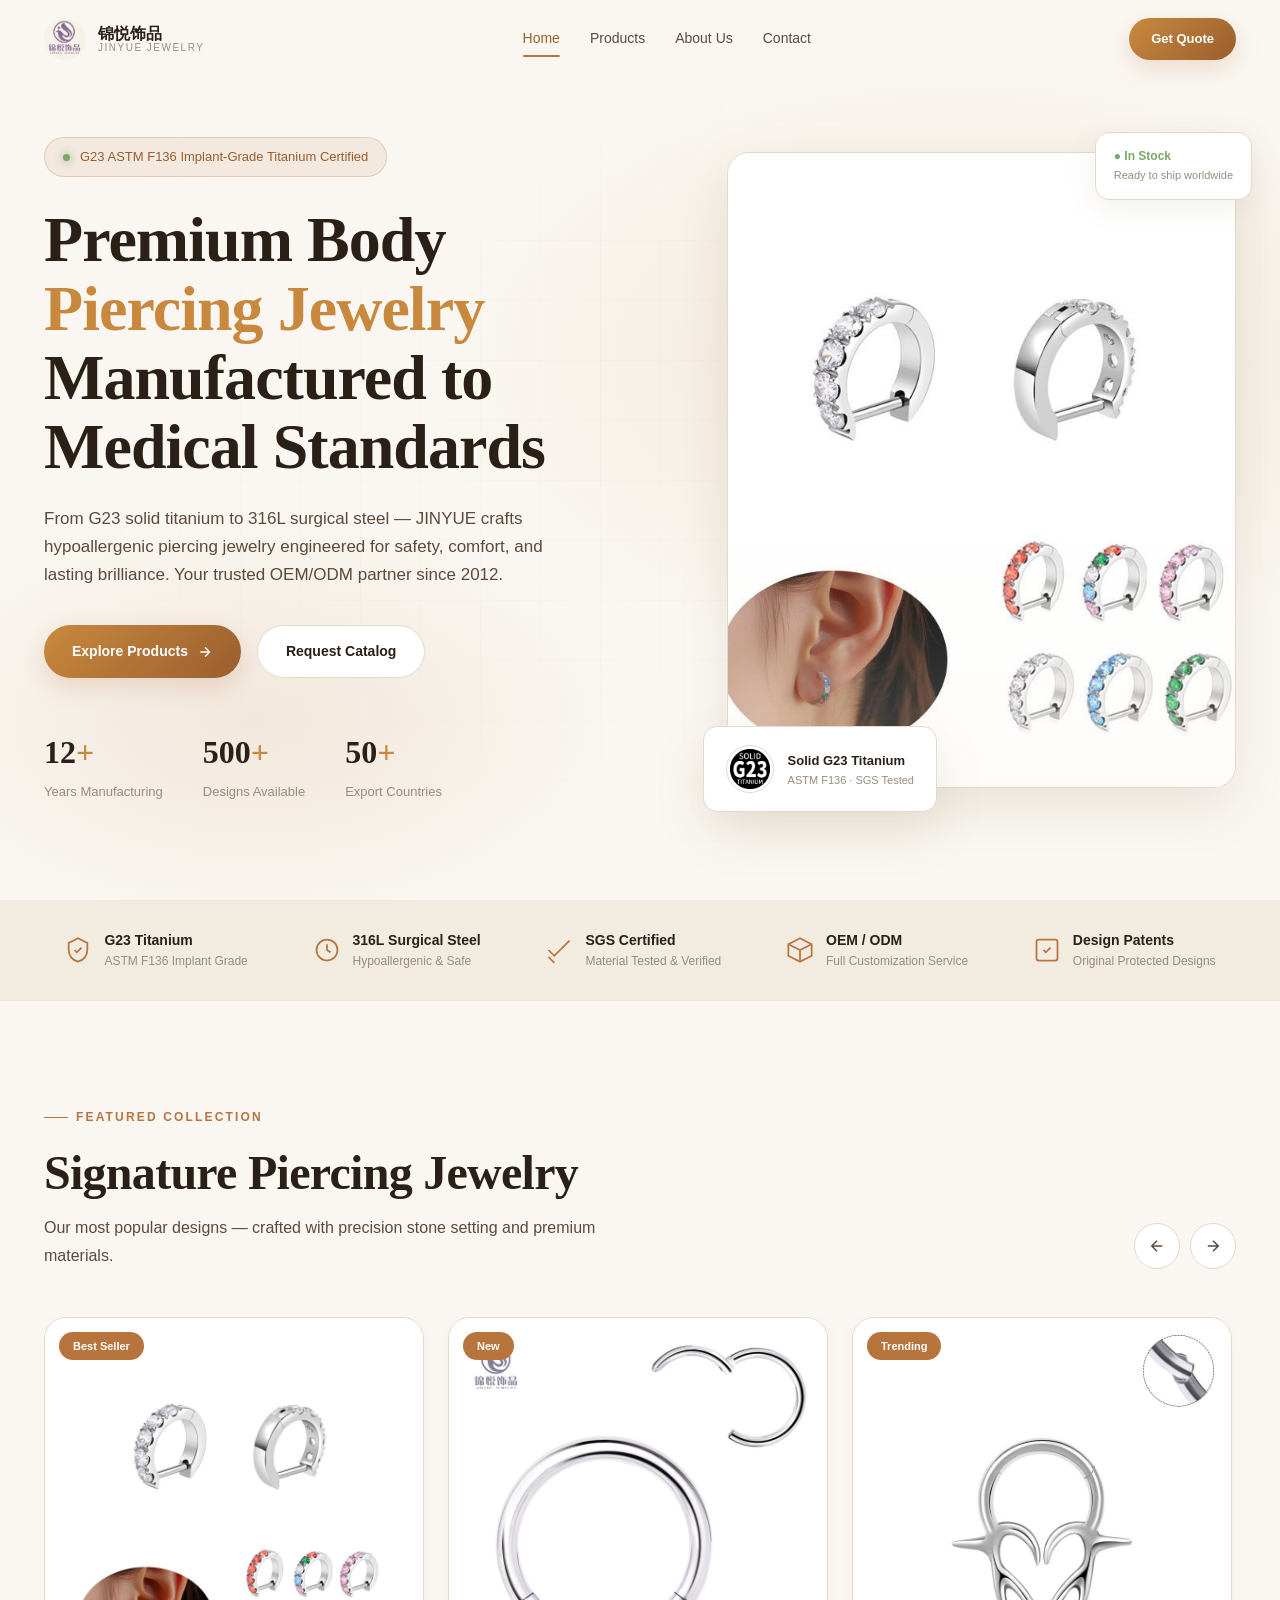
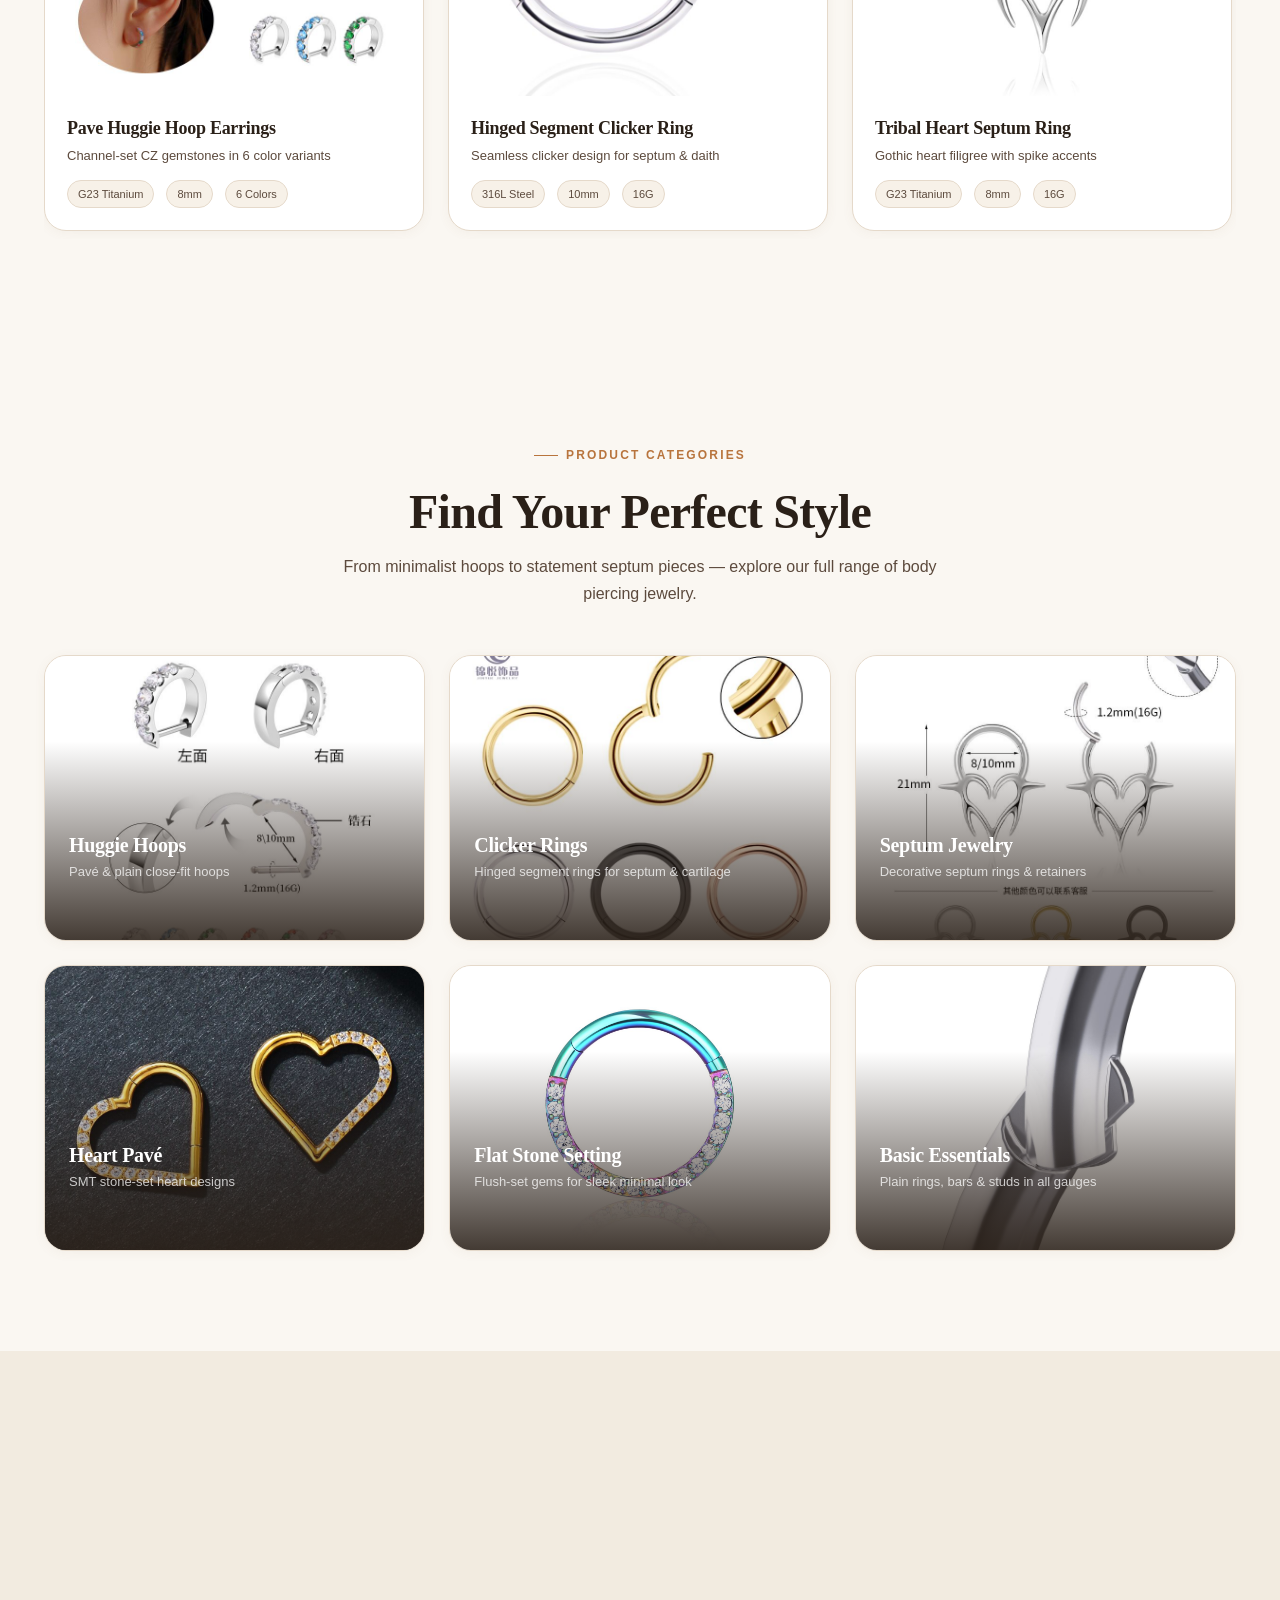
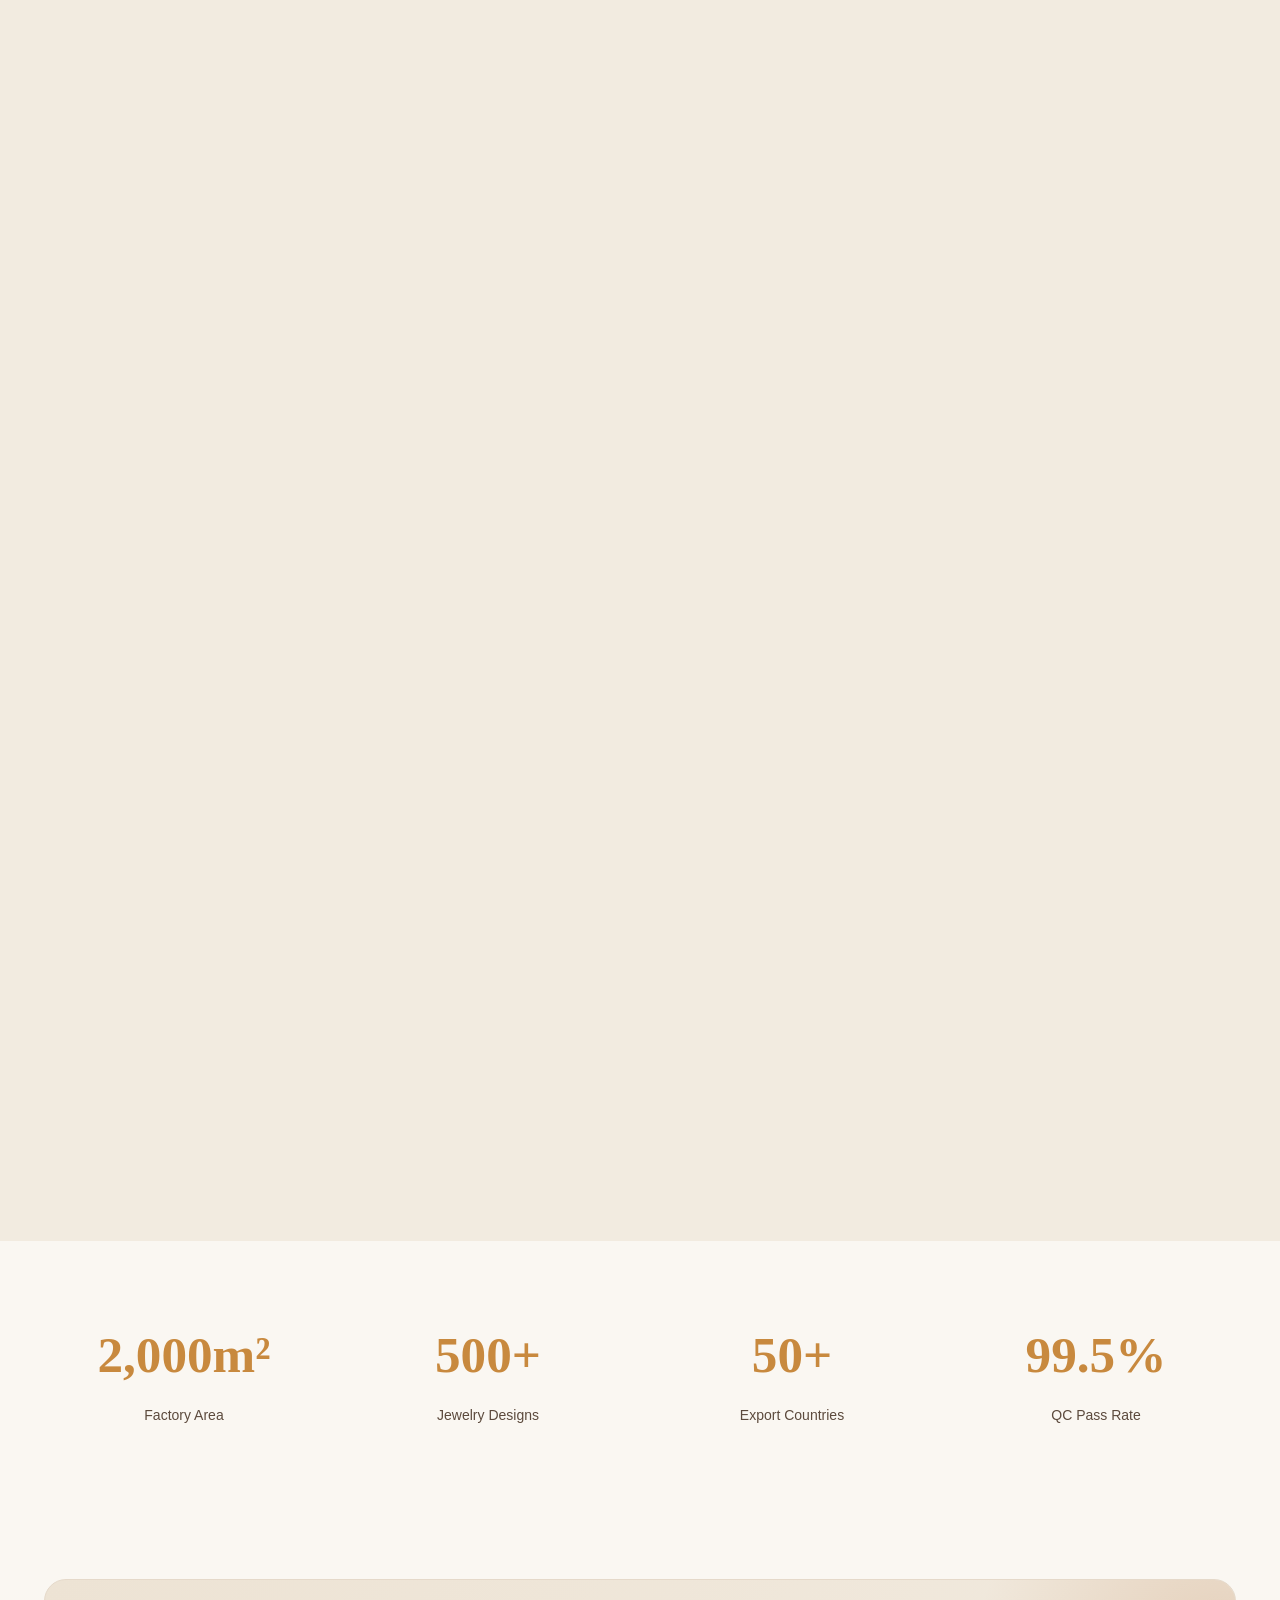
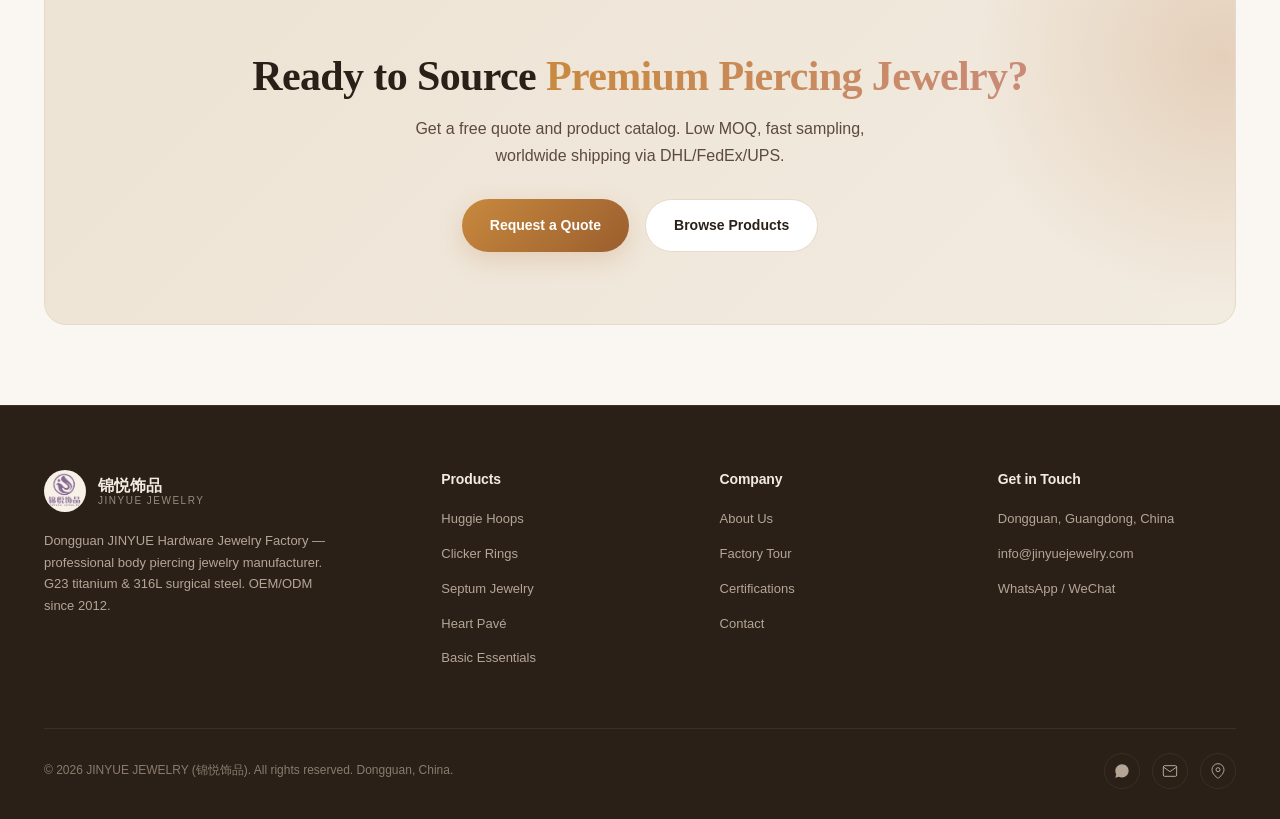
<file: index.html>
<!DOCTYPE html>
<html lang="en">
<head>
<meta charset="UTF-8">
<meta name="viewport" content="width=device-width, initial-scale=1.0">
<title>JINYUE JEWELRY — G23 Implant-Grade Titanium Body Piercing Jewelry Manufacturer</title>
<meta name="description" content="JINYUE JEWELRY (锦悦饰品) is a professional body piercing jewelry manufacturer in Dongguan, China. Specializing in G23 ASTM F136 implant-grade titanium and 316L surgical steel piercing jewelry. OEM/ODM, SGS certified.">
<meta name="keywords" content="body piercing jewelry, G23 titanium, implant grade, ASTM F136, 316L surgical steel, piercing manufacturer, OEM piercing jewelry, Dongguan jewelry factory, JINYUE, 锦悦饰品">
<meta name="robots" content="index, follow">
<link rel="canonical" href="https://lyj202307.github.io/jinyuejewelry/">
<meta property="og:title" content="JINYUE JEWELRY — G23 Implant-Grade Titanium Body Piercing Jewelry Manufacturer">
<meta property="og:description" content="Professional body piercing jewelry manufacturer in Dongguan. G23 ASTM F136 titanium, 316L steel, OEM/ODM, SGS certified. Worldwide shipping.">
<meta property="og:image" content="https://lyj202307.github.io/jinyuejewelry/assets/logo/jinyue-logo.png">
<meta property="og:url" content="https://lyj202307.github.io/jinyuejewelry/">
<meta property="og:type" content="website">
<meta name="twitter:card" content="summary_large_image">
<script type="application/ld+json">
{
  "@context": "https://schema.org",
  "@type": "Organization",
  "name": "JINYUE JEWELRY",
  "alternateName": "锦悦饰品",
  "url": "https://lyj202307.github.io/jinyuejewelry/",
  "logo": "https://lyj202307.github.io/jinyuejewelry/assets/logo/jinyue-logo.png",
  "description": "Professional body piercing jewelry manufacturer. G23 ASTM F136 titanium, 316L surgical steel, OEM/ODM.",
  "address": { "@type": "PostalAddress", "addressLocality": "Dongguan", "addressRegion": "Guangdong", "addressCountry": "CN" },
  "contactPoint": { "@type": "ContactPoint", "contactType": "sales", "email": "info@jinyuejewelry.com" },
  "sameAs": []
}
</script>
<link rel="icon" href="assets/logo/g23-titanium-badge.png">
<link rel="stylesheet" href="css/style.css">
</head>
<body>

<!-- ===== Header ===== -->
<header class="site-header">
  <div class="container header-inner">
    <a href="index.html" class="logo-wrap">
      <img src="assets/logo/jinyue-logo.png" alt="JINYUE Jewelry" class="logo-img">
      <div class="logo-text">
        <span class="cn">锦悦饰品</span>
        <span class="en">JINYUE JEWELRY</span>
      </div>
    </a>
    <nav class="main-nav">
      <a href="index.html" class="active">Home</a>
      <a href="products.html">Products</a>
      <a href="about.html">About Us</a>
      <a href="contact.html">Contact</a>
    </nav>
    <div class="header-cta">
      <a href="contact.html" class="btn btn-primary">Get Quote</a>
      <div class="mobile-toggle"><span></span><span></span><span></span></div>
    </div>
  </div>
</header>

<!-- ===== Hero ===== -->
<section class="hero">
  <div class="hero-bg"></div>
  <div class="hero-grid"></div>
  <div class="container hero-inner">
    <div class="hero-content">
      <div class="hero-badge">
        <span class="dot"></span>
        G23 ASTM F136 Implant-Grade Titanium Certified
      </div>
      <h1>Premium Body <span class="accent">Piercing Jewelry</span><br>Manufactured to Medical Standards</h1>
      <p class="hero-desc">From G23 solid titanium to 316L surgical steel — JINYUE crafts hypoallergenic piercing jewelry engineered for safety, comfort, and lasting brilliance. Your trusted OEM/ODM partner since 2012.</p>
      <div class="hero-actions">
        <a href="products.html" class="btn btn-primary">
          Explore Products
          <svg width="16" height="16" viewBox="0 0 24 24" fill="none" stroke="currentColor" stroke-width="2"><path d="M5 12h14M12 5l7 7-7 7"/></svg>
        </a>
        <a href="contact.html" class="btn btn-outline">Request Catalog</a>
      </div>
      <div class="hero-stats">
        <div class="hero-stat">
          <div class="num">12<span>+</span></div>
          <div class="label">Years Manufacturing</div>
        </div>
        <div class="hero-stat">
          <div class="num">500<span>+</span></div>
          <div class="label">Designs Available</div>
        </div>
        <div class="hero-stat">
          <div class="num">50<span>+</span></div>
          <div class="label">Export Countries</div>
        </div>
      </div>
    </div>
    <div class="hero-visual">
      <div class="hero-img-main">
        <img src="assets/products/carousel/p1-1.jpg" alt="Huggie hoop piercing earrings with pave gemstones">
      </div>
      <div class="hero-float-card">
        <div class="badge-icon">
          <img src="assets/logo/g23-titanium-badge.png" alt="G23 Titanium">
        </div>
        <div>
          <div class="ft">Solid G23 Titanium</div>
          <div class="fs">ASTM F136 · SGS Tested</div>
        </div>
      </div>
      <div class="hero-float-card-2">
        <div class="ft">● In Stock</div>
        <div class="fs">Ready to ship worldwide</div>
      </div>
    </div>
  </div>
</section>

<!-- ===== Trust Bar ===== -->
<section class="trust-bar">
  <div class="container">
    <div class="trust-items">
      <div class="trust-item">
        <svg viewBox="0 0 24 24" fill="none" stroke="currentColor" stroke-width="1.5"><path d="M12 2L4 6v6c0 5 3.5 9 8 10 4.5-1 8-5 8-10V6l-8-4z"/><path d="M9 12l2 2 4-4"/></svg>
        <div><div class="t">G23 Titanium</div><div class="s">ASTM F136 Implant Grade</div></div>
      </div>
      <div class="trust-item">
        <svg viewBox="0 0 24 24" fill="none" stroke="currentColor" stroke-width="1.5"><circle cx="12" cy="12" r="9"/><path d="M12 7v5l3 2"/></svg>
        <div><div class="t">316L Surgical Steel</div><div class="s">Hypoallergenic & Safe</div></div>
      </div>
      <div class="trust-item">
        <svg viewBox="0 0 24 24" fill="none" stroke="currentColor" stroke-width="1.5"><path d="M3 12l5 5L21 4"/><path d="M3 18l5 5"/></svg>
        <div><div class="t">SGS Certified</div><div class="s">Material Tested & Verified</div></div>
      </div>
      <div class="trust-item">
        <svg viewBox="0 0 24 24" fill="none" stroke="currentColor" stroke-width="1.5"><path d="M12 2L2 7v10l10 5 10-5V7L12 2z"/><path d="M2 7l10 5 10-5M12 22V12"/></svg>
        <div><div class="t">OEM / ODM</div><div class="s">Full Customization Service</div></div>
      </div>
      <div class="trust-item">
        <svg viewBox="0 0 24 24" fill="none" stroke="currentColor" stroke-width="1.5"><rect x="3" y="3" width="18" height="18" rx="2"/><path d="M9 12l2 2 4-4"/></svg>
        <div><div class="t">Design Patents</div><div class="s">Original Protected Designs</div></div>
      </div>
    </div>
  </div>
</section>

<!-- ===== Featured Products Carousel ===== -->
<section class="prod-carousel-section">
  <div class="container">
    <div class="carousel-head reveal">
      <div>
        <div class="eyebrow">Featured Collection</div>
        <h2 class="section-title">Signature Piercing Jewelry</h2>
        <p class="section-sub">Our most popular designs — crafted with precision stone setting and premium materials.</p>
      </div>
      <div class="carousel-nav">
        <button class="carousel-prev" aria-label="Previous">
          <svg width="18" height="18" viewBox="0 0 24 24" fill="none" stroke="currentColor" stroke-width="2"><path d="M19 12H5M12 19l-7-7 7-7"/></svg>
        </button>
        <button class="carousel-next" aria-label="Next">
          <svg width="18" height="18" viewBox="0 0 24 24" fill="none" stroke="currentColor" stroke-width="2"><path d="M5 12h14M12 5l7 7-7 7"/></svg>
        </button>
      </div>
    </div>
    <div class="carousel-track">
      <div class="carousel-card reveal">
        <div class="img-wrap">
          <span class="tag">Best Seller</span>
          <img src="assets/products/carousel/p1-1.jpg" alt="Pave Huggie Hoop Earrings">
        </div>
        <div class="info">
          <h3>Pave Huggie Hoop Earrings</h3>
          <p>Channel-set CZ gemstones in 6 color variants</p>
          <div class="meta"><span>G23 Titanium</span><span>8mm</span><span>6 Colors</span></div>
        </div>
      </div>
      <div class="carousel-card reveal">
        <div class="img-wrap">
          <span class="tag">New</span>
          <img src="assets/products/carousel/p2-1.jpg" alt="Hinged Segment Clicker Ring">
        </div>
        <div class="info">
          <h3>Hinged Segment Clicker Ring</h3>
          <p>Seamless clicker design for septum & daith</p>
          <div class="meta"><span>316L Steel</span><span>10mm</span><span>16G</span></div>
        </div>
      </div>
      <div class="carousel-card reveal">
        <div class="img-wrap">
          <span class="tag">Trending</span>
          <img src="assets/products/carousel/p3-1.jpg" alt="Tribal Heart Septum Ring">
        </div>
        <div class="info">
          <h3>Tribal Heart Septum Ring</h3>
          <p>Gothic heart filigree with spike accents</p>
          <div class="meta"><span>G23 Titanium</span><span>8mm</span><span>16G</span></div>
        </div>
      </div>
      <div class="carousel-card reveal">
        <div class="img-wrap">
          <span class="tag">Premium</span>
          <img src="assets/products/heart/1-爱心 (3).jpg" alt="Heart Pavé Stud Earrings">
        </div>
        <div class="info">
          <h3>Heart Pavé Stud Earrings</h3>
          <p>Heart-shaped SMT pave setting, gold & silver</p>
          <div class="meta"><span>925 Silver</span><span>14×12mm</span><span>AAA CZ</span></div>
        </div>
      </div>
      <div class="carousel-card reveal">
        <div class="img-wrap">
          <span class="tag">Best Seller</span>
          <img src="assets/products/bee/5-中空镶钻.jpg" alt="Hollow Diamond Setting Hoop">
        </div>
        <div class="info">
          <h3>Hollow Diamond Setting Hoop</h3>
          <p>Air-set pave with brilliant light reflection</p>
          <div class="meta"><span>925 Silver</span><span>13mm</span><span>AAA CZ</span></div>
        </div>
      </div>
      <div class="carousel-card reveal">
        <div class="img-wrap">
          <span class="tag">Classic</span>
          <img src="assets/products/combo/1.jpg" alt="Basic Collection Combo">
        </div>
        <div class="info">
          <h3>Basic Collection Combo</h3>
          <p>Mixed gauge essentials for every piercing</p>
          <div class="meta"><span>316L Steel</span><span>Multi</span><span>Set</span></div>
        </div>
      </div>
    </div>
  </div>
</section>

<!-- ===== Categories ===== -->
<section class="section">
  <div class="container">
    <div class="reveal" style="text-align:center;margin-bottom:48px;">
      <div class="eyebrow" style="justify-content:center;">Product Categories</div>
      <h2 class="section-title">Find Your Perfect Style</h2>
      <p class="section-sub" style="margin:0 auto;">From minimalist hoops to statement septum pieces — explore our full range of body piercing jewelry.</p>
    </div>
    <div class="cat-grid">
      <a href="products.html" class="cat-card reveal">
        <img src="assets/products/carousel/p1-2.jpg" alt="Huggie Hoops">
        <div class="overlay">
          <h3>Huggie Hoops</h3>
          <p>Pavé & plain close-fit hoops</p>
          <span class="arrow">View Collection <svg width="14" height="14" viewBox="0 0 24 24" fill="none" stroke="currentColor" stroke-width="2"><path d="M5 12h14M12 5l7 7-7 7"/></svg></span>
        </div>
      </a>
      <a href="products.html" class="cat-card reveal">
        <img src="assets/products/carousel/p2-2.jpg" alt="Clicker Rings">
        <div class="overlay">
          <h3>Clicker Rings</h3>
          <p>Hinged segment rings for septum & cartilage</p>
          <span class="arrow">View Collection <svg width="14" height="14" viewBox="0 0 24 24" fill="none" stroke="currentColor" stroke-width="2"><path d="M5 12h14M12 5l7 7-7 7"/></svg></span>
        </div>
      </a>
      <a href="products.html" class="cat-card reveal">
        <img src="assets/products/carousel/p3-2.jpg" alt="Septum Jewelry">
        <div class="overlay">
          <h3>Septum Jewelry</h3>
          <p>Decorative septum rings & retainers</p>
          <span class="arrow">View Collection <svg width="14" height="14" viewBox="0 0 24 24" fill="none" stroke="currentColor" stroke-width="2"><path d="M5 12h14M12 5l7 7-7 7"/></svg></span>
        </div>
      </a>
      <a href="products.html" class="cat-card reveal">
        <img src="assets/products/heart/1-爱心 (4).jpg" alt="Heart Pavé">
        <div class="overlay">
          <h3>Heart Pavé</h3>
          <p>SMT stone-set heart designs</p>
          <span class="arrow">View Collection <svg width="14" height="14" viewBox="0 0 24 24" fill="none" stroke="currentColor" stroke-width="2"><path d="M5 12h14M12 5l7 7-7 7"/></svg></span>
        </div>
      </a>
      <a href="products.html" class="cat-card reveal">
        <img src="assets/products/flat/IMG_4566.jpg" alt="Flat Stone Setting">
        <div class="overlay">
          <h3>Flat Stone Setting</h3>
          <p>Flush-set gems for sleek minimal look</p>
          <span class="arrow">View Collection <svg width="14" height="14" viewBox="0 0 24 24" fill="none" stroke="currentColor" stroke-width="2"><path d="M5 12h14M12 5l7 7-7 7"/></svg></span>
        </div>
      </a>
      <a href="products.html" class="cat-card reveal">
        <img src="assets/products/basic/111.jpg" alt="Basic Essentials">
        <div class="overlay">
          <h3>Basic Essentials</h3>
          <p>Plain rings, bars & studs in all gauges</p>
          <span class="arrow">View Collection <svg width="14" height="14" viewBox="0 0 24 24" fill="none" stroke="currentColor" stroke-width="2"><path d="M5 12h14M12 5l7 7-7 7"/></svg></span>
        </div>
      </a>
    </div>
  </div>
</section>

<!-- ===== About Snippet ===== -->
<section class="section" style="background:var(--bg-2);">
  <div class="container">
    <div class="about-snippet">
      <div class="about-text reveal">
        <div class="eyebrow">— ABOUT JINYUE</div>
        <h2 class="about-title">Built on<br><span class="accent">Precision &amp; Trust</span></h2>
        <p class="about-intro">Specialized in body piercing jewelry for over a decade. Our 2,000m² integrated facility covers the full production chain — from raw material to finished product.</p>
        <div class="about-features">
          <div class="about-feature">
            <div class="ico"><svg viewBox="0 0 24 24" fill="none" stroke="currentColor" stroke-width="1.5"><path d="M12 2L4 6v6c0 5 3.5 9 8 10 4.5-1 8-5 8-10V6l-8-4z"/><path d="M9 12l2 2 4-4"/></svg></div>
            <div><h4>Medical-Grade</h4><p>G23 Titanium ASTM F136 &amp; 316L Steel</p></div>
          </div>
          <div class="about-feature">
            <div class="ico"><svg viewBox="0 0 24 24" fill="none" stroke="currentColor" stroke-width="1.5"><path d="M12 20l9-6-9-6-9 6 9 6z"/><path d="M12 20l9-6-9-6-9 6 9 6zM12 14v6"/></svg></div>
            <div><h4>In-House</h4><p>Full production line under one roof</p></div>
          </div>
          <div class="about-feature">
            <div class="ico"><svg viewBox="0 0 24 24" fill="none" stroke="currentColor" stroke-width="1.5"><circle cx="12" cy="12" r="10"/><path d="M8 12h8M12 8v8"/></svg></div>
            <div><h4>OEM / ODM</h4><p>Custom designs, low MOQ, global shipping</p></div>
          </div>
        </div>
        <a href="about.html" class="btn btn-outline about-btn">Learn More About Us</a>
      </div>
      <div class="about-imgs reveal">
        <div class="about-img-main">
          <img src="assets/factory/44.jpeg" alt="Production line">
        </div>
        <div class="about-img-side">
          <img src="assets/factory/2.jpeg" alt="CNC equipment">
          <img src="assets/factory/3.jpeg" alt="Surface finishing">
        </div>
      </div>
    </div>
  </div>
</section>

<!-- ===== Production Process ===== -->
<section class="process-section section">
  <div class="container">
    <div class="reveal" style="text-align:center;margin-bottom:20px;">
      <div class="eyebrow" style="justify-content:center;">Manufacturing Process</div>
      <h2 class="section-title">Crafted Step by Step</h2>
      <p class="section-sub" style="margin:0 auto;">Every piece passes through a rigorous multi-stage process — from raw titanium to mirror-polished jewelry.</p>
    </div>
    <div class="process-grid">
      <div class="process-card reveal">
        <div class="img-wrap"><img src="assets/process/2切割.jpg" alt="Cutting"></div>
        <div class="body">
          <div class="step">STEP 01</div>
          <h4>Precision Cutting</h4>
          <p>Raw G23 titanium and 316L steel bars are precision-cut to exact dimensions.</p>
        </div>
      </div>
      <div class="process-card reveal">
        <div class="img-wrap"><img src="assets/process/焊接.jpeg" alt="Welding"></div>
        <div class="body">
          <div class="step">STEP 02</div>
          <h4>Laser Welding</h4>
          <p>Hinge mechanisms and joints are laser-welded for seamless strength.</p>
        </div>
      </div>
      <div class="process-card reveal">
        <div class="img-wrap"><img src="assets/process/镶石.jpg" alt="Stone Setting"></div>
        <div class="body">
          <div class="step">STEP 03</div>
          <h4>Stone Setting</h4>
          <p>AAA cubic zirconia stones are hand-set using SMT and pave techniques.</p>
        </div>
      </div>
      <div class="process-card reveal">
        <div class="img-wrap"><img src="assets/process/抛光.jpeg" alt="Polishing"></div>
        <div class="body">
          <div class="step">STEP 04</div>
          <h4>Mirror Polishing</h4>
          <p>Multi-stage polishing achieves a flawless mirror finish, then QC inspected.</p>
        </div>
      </div>
    </div>
  </div>
</section>



<!-- ===== Stats Band ===== -->
<section class="stats-band">
  <div class="container">
    <div class="stats-grid">
      <div class="stat-item reveal">
        <div class="num">2,000m²</div>
        <div class="label">Factory Area</div>
      </div>
      <div class="stat-item reveal">
        <div class="num">500+</div>
        <div class="label">Jewelry Designs</div>
      </div>
      <div class="stat-item reveal">
        <div class="num">50+</div>
        <div class="label">Export Countries</div>
      </div>
      <div class="stat-item reveal">
        <div class="num">99.5%</div>
        <div class="label">QC Pass Rate</div>
      </div>
    </div>
  </div>
</section>

<!-- ===== CTA ===== -->
<section class="cta-section">
  <div class="container">
    <div class="cta-box reveal">
      <h2>Ready to Source <span class="text-gradient">Premium Piercing Jewelry?</span></h2>
      <p>Get a free quote and product catalog. Low MOQ, fast sampling, worldwide shipping via DHL/FedEx/UPS.</p>
      <div class="actions">
        <a href="contact.html" class="btn btn-primary">Request a Quote</a>
        <a href="products.html" class="btn btn-outline">Browse Products</a>
      </div>
    </div>
  </div>
</section>

<!-- ===== Footer ===== -->
<footer class="site-footer">
  <div class="container">
    <div class="footer-grid">
      <div class="footer-brand">
        <div class="logo-wrap">
          <img src="assets/logo/jinyue-logo.png" alt="JINYUE Jewelry" class="logo-img">
          <div class="logo-text"><span class="cn">锦悦饰品</span><span class="en">JINYUE JEWELRY</span></div>
        </div>
        <p>Dongguan JINYUE Hardware Jewelry Factory — professional body piercing jewelry manufacturer. G23 titanium & 316L surgical steel. OEM/ODM since 2012.</p>
      </div>
      <div class="footer-col">
        <h5>Products</h5>
        <ul>
          <li><a href="products.html">Huggie Hoops</a></li>
          <li><a href="products.html">Clicker Rings</a></li>
          <li><a href="products.html">Septum Jewelry</a></li>
          <li><a href="products.html">Heart Pavé</a></li>
          <li><a href="products.html">Basic Essentials</a></li>
        </ul>
      </div>
      <div class="footer-col">
        <h5>Company</h5>
        <ul>
          <li><a href="about.html">About Us</a></li>
          <li><a href="about.html">Factory Tour</a></li>
          <li><a href="about.html">Certifications</a></li>
          <li><a href="contact.html">Contact</a></li>
        </ul>
      </div>
      <div class="footer-col">
        <h5>Get in Touch</h5>
        <ul>
          <li><a href="contact.html">Dongguan, Guangdong, China</a></li>
          <li><a href="mailto:info@jinyuejewelry.com">info@jinyuejewelry.com</a></li>
          <li><a href="contact.html">WhatsApp / WeChat</a></li>
        </ul>
      </div>
    </div>
    <div class="footer-bottom">
      <p>© 2026 JINYUE JEWELRY (锦悦饰品). All rights reserved. Dongguan, China.</p>
      <div class="footer-social">
        <a href="contact.html" aria-label="WhatsApp"><svg viewBox="0 0 24 24" fill="currentColor"><path d="M12 2C6.5 2 2 6.5 2 12c0 1.8.5 3.5 1.3 5L2 22l5.2-1.4c1.4.8 3.1 1.2 4.8 1.2 5.5 0 10-4.5 10-10S17.5 2 12 2z"/></svg></a>
        <a href="contact.html" aria-label="Email"><svg viewBox="0 0 24 24" fill="none" stroke="currentColor" stroke-width="1.5"><rect x="2" y="4" width="20" height="16" rx="2"/><path d="M2 6l10 7 10-7"/></svg></a>
        <a href="contact.html" aria-label="Location"><svg viewBox="0 0 24 24" fill="none" stroke="currentColor" stroke-width="1.5"><path d="M21 10c0 7-9 13-9 13s-9-6-9-13a9 9 0 0118 0z"/><circle cx="12" cy="10" r="3"/></svg></a>
      </div>
    </div>
  </div>
</footer>

<script src="js/main.js"></script>
</body>
</html>
</file>
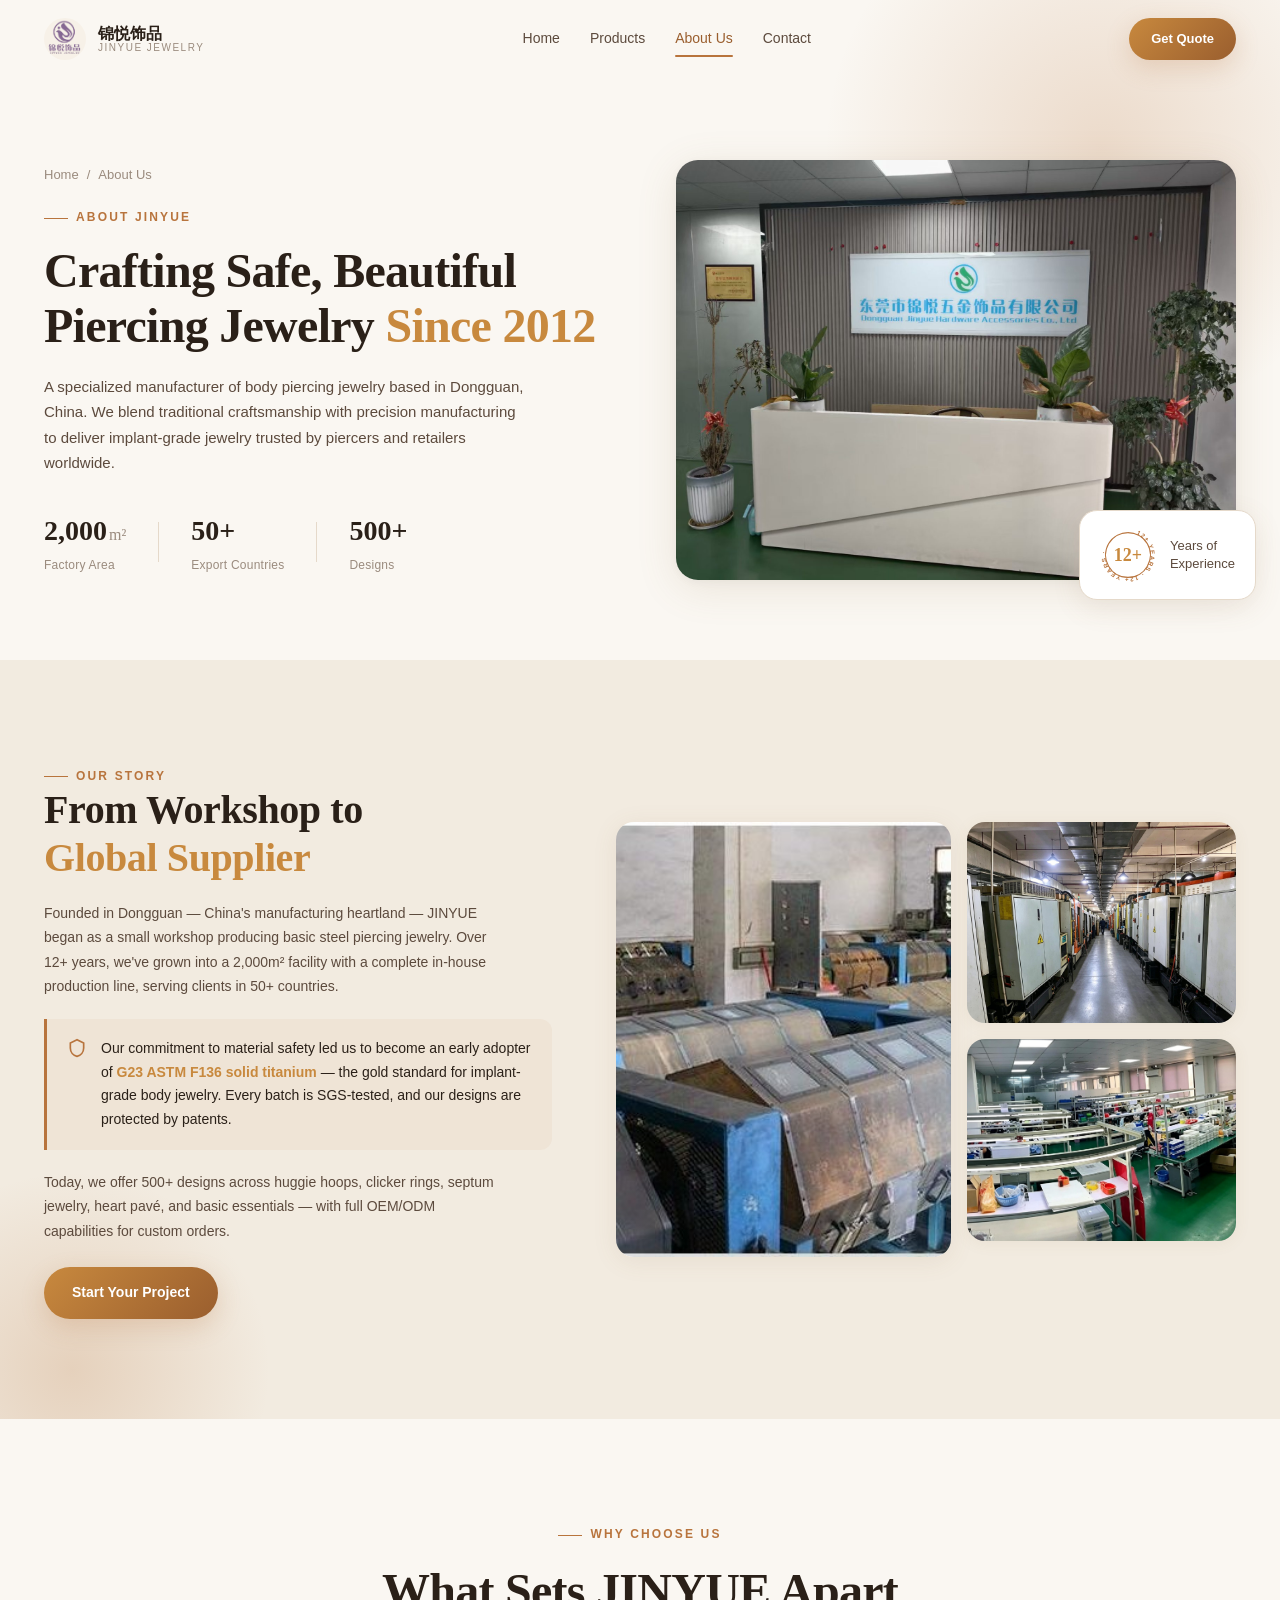
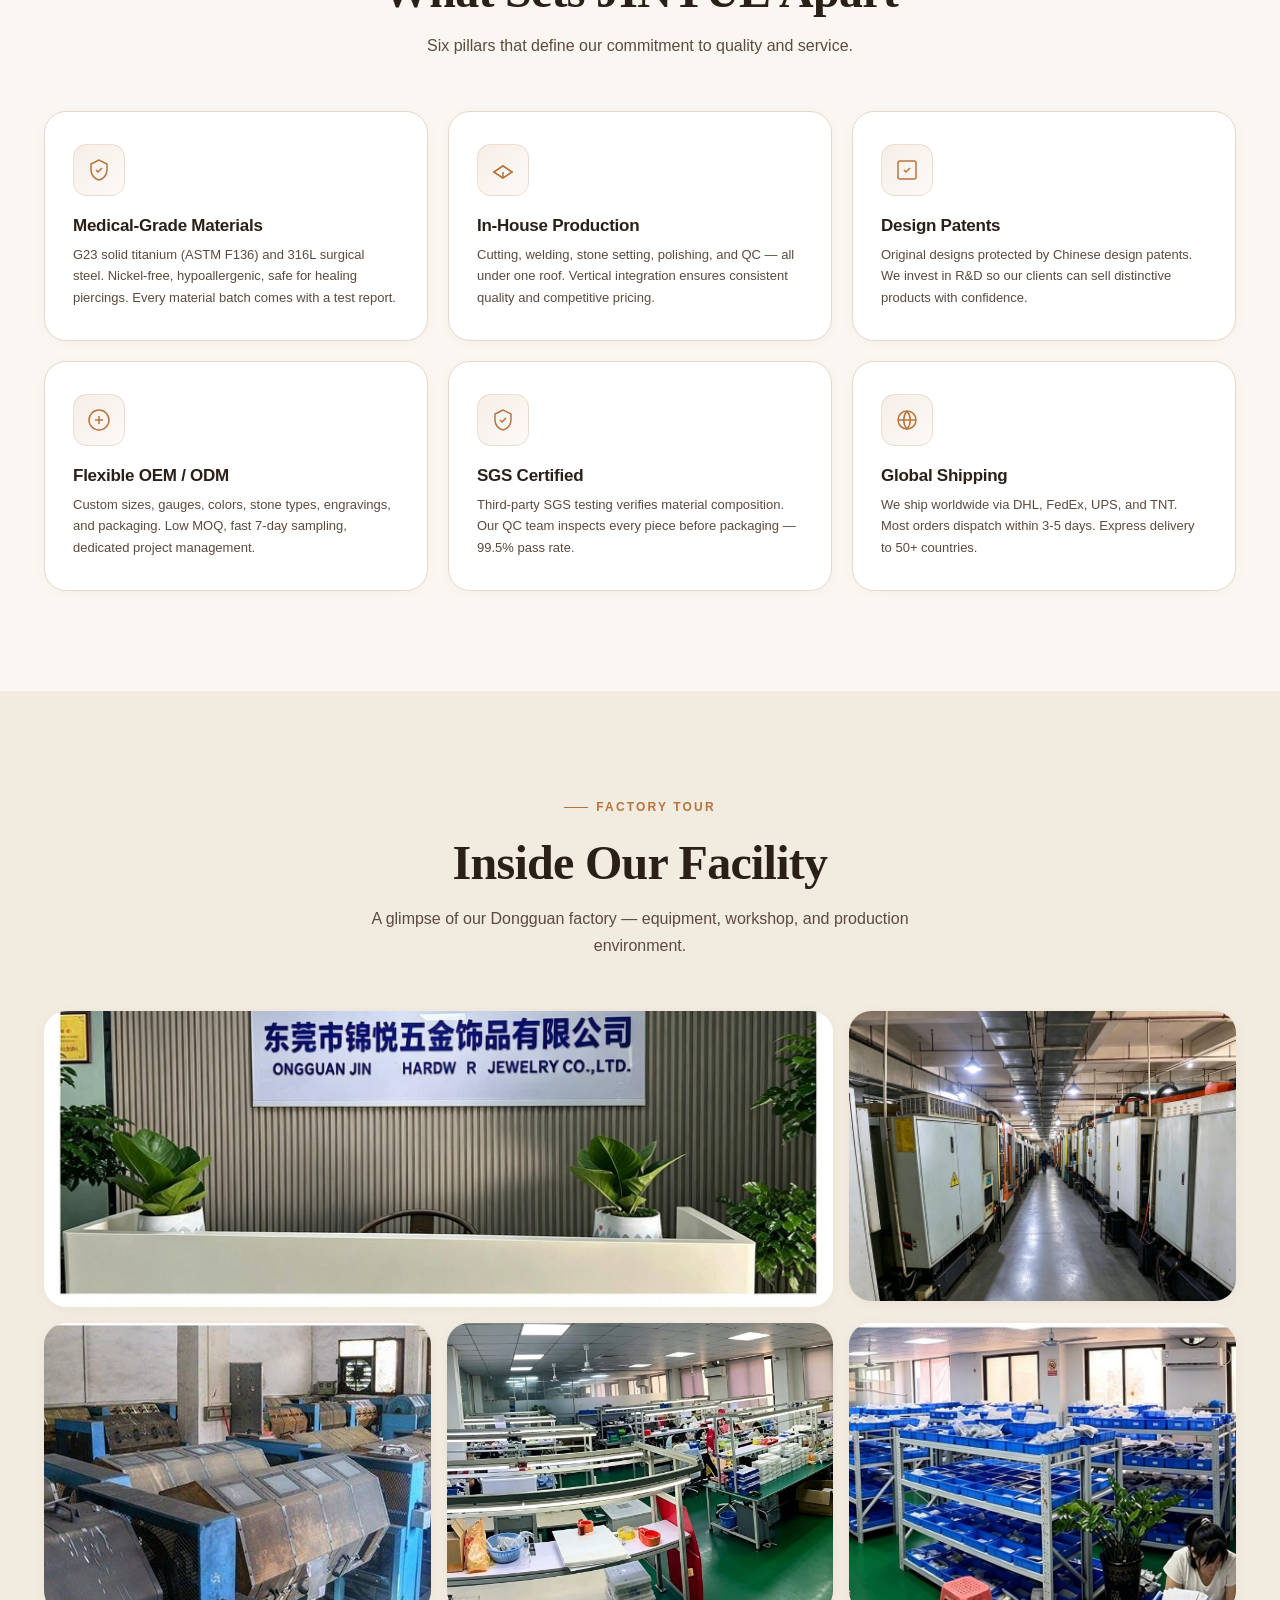
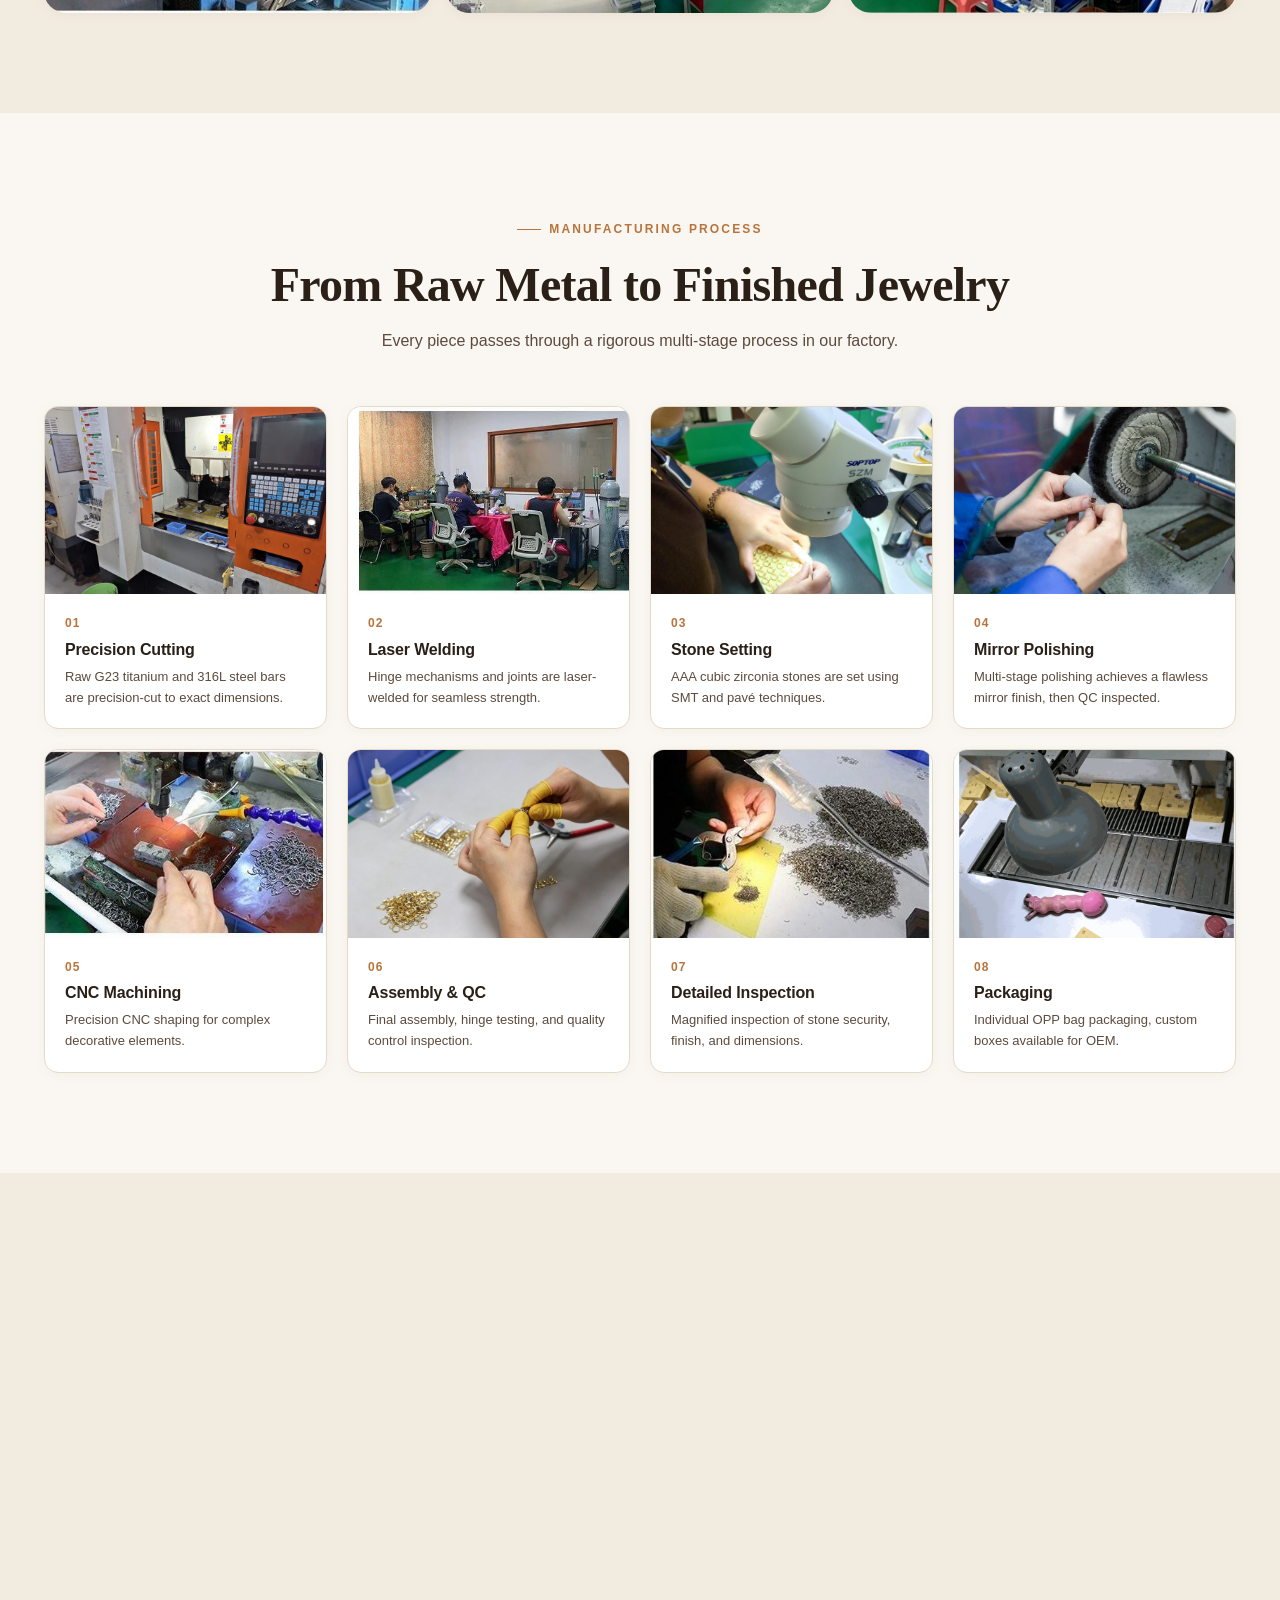
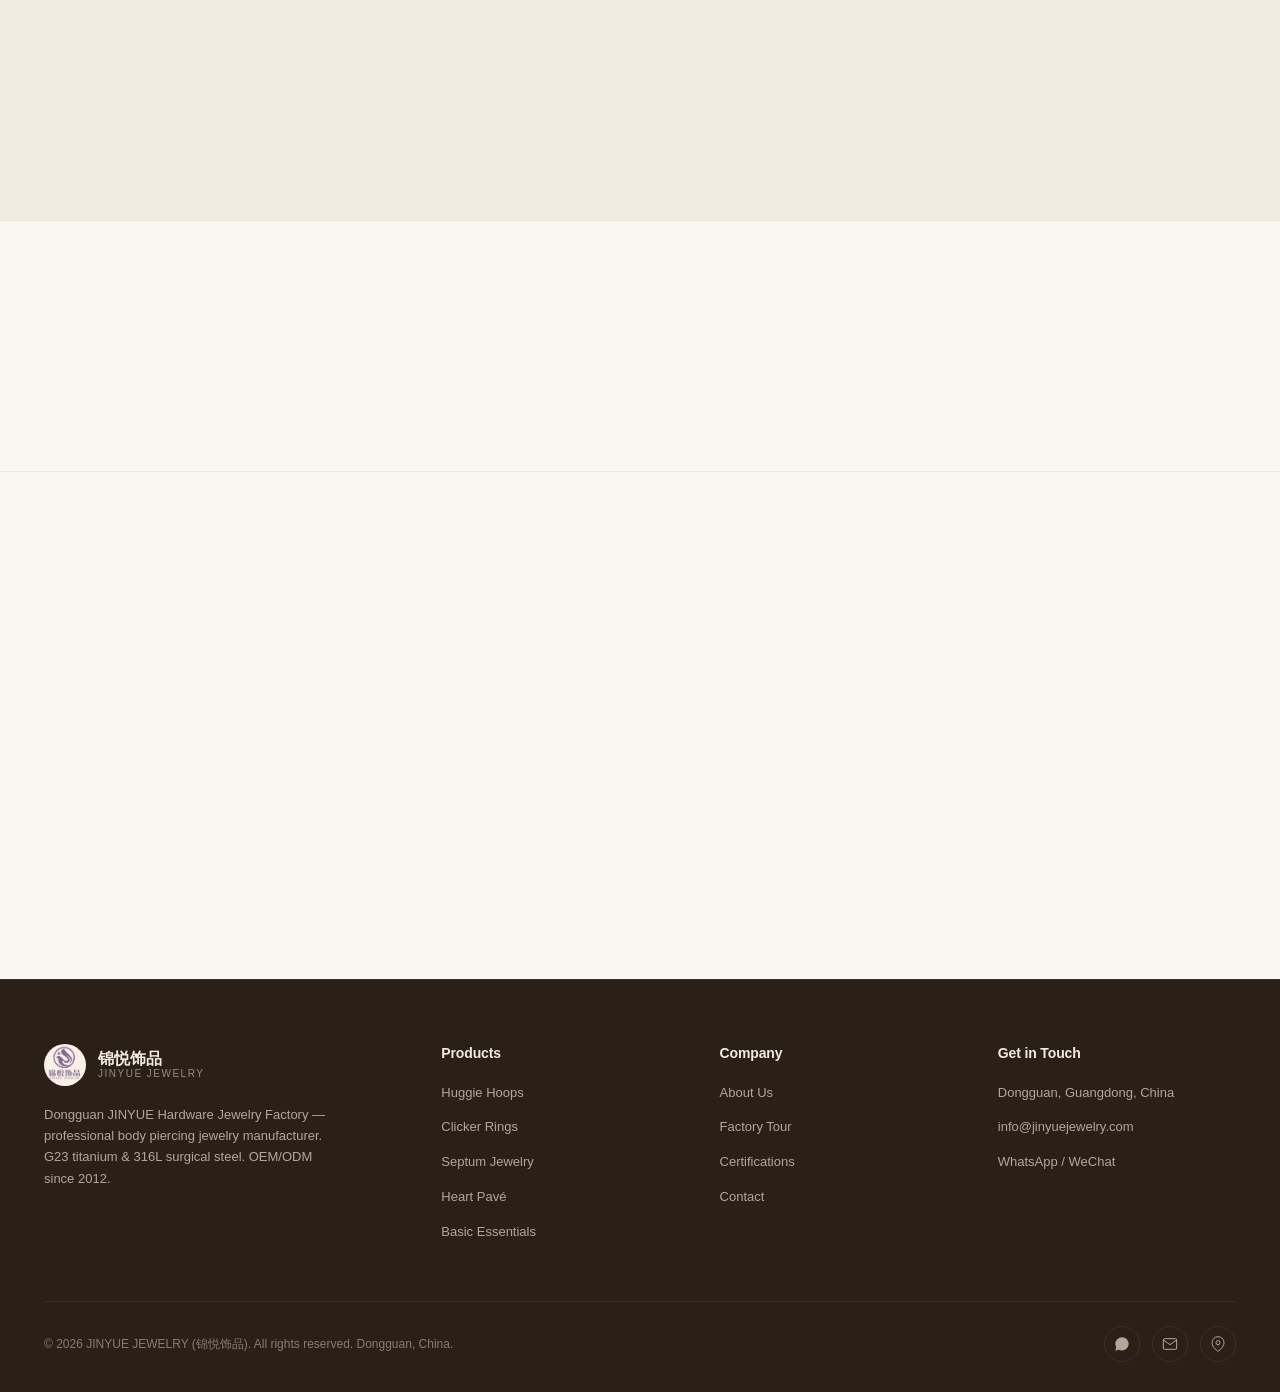
<file: about.html>
<!DOCTYPE html>
<html lang="en">
<head>
<meta charset="UTF-8">
<meta name="viewport" content="width=device-width, initial-scale=1.0">
<title>About Us — JINYUE JEWELRY | Dongguan Piercing Jewelry Factory</title>
<meta name="description" content="Learn about JINYUE JEWELRY (锦悦饰品) — a Dongguan-based body piercing jewelry manufacturer with 12+ years experience. G23 titanium, 316L steel, in-house production, SGS certified.">
<meta name="keywords" content="about JINYUE jewelry, body piercing manufacturer, Dongguan jewelry factory, G23 titanium, ASTM F136, piercing jewelry factory, OEM piercing">
<meta name="robots" content="index, follow">
<link rel="canonical" href="https://lyj202307.github.io/jinyuejewelry/about.html">
<meta property="og:title" content="About Us — JINYUE JEWELRY | Dongguan Piercing Jewelry Factory">
<meta property="og:description" content="12+ years of body piercing jewelry manufacturing. G23 ASTM F136 titanium, 316L steel, 2000m² factory, SGS certified. OEM/ODM.">
<meta property="og:image" content="https://lyj202307.github.io/jinyuejewelry/assets/factory/6d457dae1b81d13de2dfb72088a44763.jpg">
<meta property="og:url" content="https://lyj202307.github.io/jinyuejewelry/about.html">
<meta property="og:type" content="website">
<meta name="twitter:card" content="summary_large_image">
<link rel="icon" href="assets/logo/g23-titanium-badge.png">
<link rel="stylesheet" href="css/style.css">
</head>
<body>

<!-- Header -->
<header class="site-header">
  <div class="container header-inner">
    <a href="index.html" class="logo-wrap">
      <img src="assets/logo/jinyue-logo.png" alt="JINYUE Jewelry" class="logo-img">
      <div class="logo-text"><span class="cn">锦悦饰品</span><span class="en">JINYUE JEWELRY</span></div>
    </a>
    <nav class="main-nav">
      <a href="index.html">Home</a>
      <a href="products.html">Products</a>
      <a href="about.html" class="active">About Us</a>
      <a href="contact.html">Contact</a>
    </nav>
    <div class="header-cta">
      <a href="contact.html" class="btn btn-primary">Get Quote</a>
      <div class="mobile-toggle"><span></span><span></span><span></span></div>
    </div>
  </div>
</header>

<!-- ========== Hero ========== -->
<section class="about-hero">
  <div class="container">
    <div class="about-hero-grid">
      <div class="about-hero-text reveal">
        <div class="breadcrumb"><a href="index.html">Home</a><span>/</span>About Us</div>
        <div class="eyebrow">About JINYUE</div>
        <h1>Crafting Safe, Beautiful<br>Piercing Jewelry <span class="accent">Since&nbsp;2012</span></h1>
        <p class="about-hero-desc">A specialized manufacturer of body piercing jewelry based in Dongguan, China. We blend traditional craftsmanship with precision manufacturing to deliver implant-grade jewelry trusted by piercers and retailers worldwide.</p>
        <div class="about-hero-stats">
          <div class="ahs-item"><span class="ahs-num">2,000<span class="ahs-unit">m²</span></span><span class="ahs-label">Factory Area</span></div>
          <div class="ahs-divider"></div>
          <div class="ahs-item"><span class="ahs-num">50+</span><span class="ahs-label">Export Countries</span></div>
          <div class="ahs-divider"></div>
          <div class="ahs-item"><span class="ahs-num">500+</span><span class="ahs-label">Designs</span></div>
        </div>
      </div>
      <div class="about-hero-visual reveal">
        <div class="about-hero-img-wrap">
          <img src="assets/factory/6d457dae1b81d13de2dfb72088a44763.jpg" alt="JINYUE factory entrance">
        </div>
        <div class="about-hero-badge">
          <div class="badge-ring">
            <svg viewBox="0 0 100 100" class="badge-ring-svg">
              <path id="badge-circle" d="M50,10 A40,40 0 1,1 49.9,10" fill="none" stroke="currentColor" stroke-width="2"/>
              <text font-size="11" fill="currentColor" font-family="Inter, sans-serif" font-weight="600" letter-spacing="2">
                <textPath href="#badge-circle" startOffset="6%">12+ YEARS · 12+ YEARS ·</textPath>
              </text>
            </svg>
            <span class="badge-center">12+</span>
          </div>
          <span class="badge-label">Years of<br>Experience</span>
        </div>
    </div>
  </div>
</section>

<!-- ========== Our Story ========== -->
<section class="about-story-section">
  <div class="container">
    <div class="about-story-grid">
      <div class="about-story-text reveal">
        <div class="eyebrow">Our Story</div>
        <h2 class="story-title">From Workshop to<br><span class="accent">Global Supplier</span></h2>
        <p class="story-lead">Founded in Dongguan — China's manufacturing heartland — JINYUE began as a small workshop producing basic steel piercing jewelry. Over 12+ years, we've grown into a 2,000m² facility with a complete in-house production line, serving clients in 50+ countries.</p>
        <div class="story-highlight">
          <svg class="story-hl-icon" viewBox="0 0 24 24" fill="none" stroke="currentColor" stroke-width="2"><path d="M12 2L4 6v6c0 5 3.5 9 8 10 4.5-1 8-5 8-10V6l-8-4z"/></svg>
          <p>Our commitment to material safety led us to become an early adopter of <strong>G23 ASTM F136 solid titanium</strong> — the gold standard for implant-grade body jewelry. Every batch is SGS-tested, and our designs are protected by patents.</p>
        </div>
        <p class="story-lead">Today, we offer 500+ designs across huggie hoops, clicker rings, septum jewelry, heart pavé, and basic essentials — with full OEM/ODM capabilities for custom orders.</p>
        <a href="contact.html" class="btn btn-primary story-btn">Start Your Project</a>
      </div>
      <div class="about-story-imgs reveal">
        <div class="story-img-main">
          <img src="assets/factory/44.jpeg" alt="Production workshop">
        </div>
        <div class="story-img-side">
          <div class="story-img-side-top">
            <img src="assets/factory/2.jpeg" alt="CNC equipment">
          </div>
          <div class="story-img-side-bottom">
            <img src="assets/factory/3.jpeg" alt="Assembly station">
          </div>
        </div>
      </div>
    </div>
  </div>
</section>

<!-- ========== Why Choose Us ========== -->
<section class="about-values-section">
  <div class="container">
    <div class="section-header reveal">
      <div class="eyebrow">Why Choose Us</div>
      <h2 class="section-title">What Sets JINYUE Apart</h2>
      <p class="section-sub">Six pillars that define our commitment to quality and service.</p>
    </div>
    <div class="value-grid">
      <div class="value-card reveal">
        <div class="vc-icon">
          <svg viewBox="0 0 24 24" fill="none" stroke="currentColor" stroke-width="1.5"><path d="M12 2L4 6v6c0 5 3.5 9 8 10 4.5-1 8-5 8-10V6l-8-4z"/><path d="M9 12l2 2 4-4"/></svg>
        </div>
        <h3>Medical‑Grade Materials</h3>
        <p>G23 solid titanium (ASTM F136) and 316L surgical steel. Nickel-free, hypoallergenic, safe for healing piercings. Every material batch comes with a test report.</p>
      </div>
      <div class="value-card reveal">
        <div class="vc-icon">
          <svg viewBox="0 0 24 24" fill="none" stroke="currentColor" stroke-width="1.5"><path d="M12 20l9-6-9-6-9 6 9 6z"/><path d="M12 20l9-6-9-6-9 6 9 6zM12 14v6"/></svg>
        </div>
        <h3>In‑House Production</h3>
        <p>Cutting, welding, stone setting, polishing, and QC — all under one roof. Vertical integration ensures consistent quality and competitive pricing.</p>
      </div>
      <div class="value-card reveal">
        <div class="vc-icon">
          <svg viewBox="0 0 24 24" fill="none" stroke="currentColor" stroke-width="1.5"><rect x="3" y="3" width="18" height="18" rx="2"/><path d="M9 12l2 2 4-4"/></svg>
        </div>
        <h3>Design Patents</h3>
        <p>Original designs protected by Chinese design patents. We invest in R&D so our clients can sell distinctive products with confidence.</p>
      </div>
      <div class="value-card reveal">
        <div class="vc-icon">
          <svg viewBox="0 0 24 24" fill="none" stroke="currentColor" stroke-width="1.5"><circle cx="12" cy="12" r="10"/><path d="M8 12h8M12 8v8"/></svg>
        </div>
        <h3>Flexible OEM / ODM</h3>
        <p>Custom sizes, gauges, colors, stone types, engravings, and packaging. Low MOQ, fast 7‑day sampling, dedicated project management.</p>
      </div>
      <div class="value-card reveal">
        <div class="vc-icon">
          <svg viewBox="0 0 24 24" fill="none" stroke="currentColor" stroke-width="1.5"><path d="M12 2L4 6v6c0 5 3.5 9 8 10 4.5-1 8-5 8-10V6l-8-4z"/><path d="M9 12l2 2 4-4"/></svg>
        </div>
        <h3>SGS Certified</h3>
        <p>Third-party SGS testing verifies material composition. Our QC team inspects every piece before packaging — 99.5% pass rate.</p>
      </div>
      <div class="value-card reveal">
        <div class="vc-icon">
          <svg viewBox="0 0 24 24" fill="none" stroke="currentColor" stroke-width="1.5"><circle cx="12" cy="12" r="9"/><path d="M3 12h18M12 3a14 14 0 010 18M12 3a14 14 0 000 18"/></svg>
        </div>
        <h3>Global Shipping</h3>
        <p>We ship worldwide via DHL, FedEx, UPS, and TNT. Most orders dispatch within 3‑5 days. Express delivery to 50+ countries.</p>
      </div>
    </div>
  </div>
</section>

<!-- ========== Factory Gallery ========== -->
<section class="about-gallery-section">
  <div class="container">
    <div class="section-header reveal">
      <div class="eyebrow">Factory Tour</div>
      <h2 class="section-title">Inside Our Facility</h2>
      <p class="section-sub">A glimpse of our Dongguan factory — equipment, workshop, and production environment.</p>
    </div>
    <div class="factory-gallery">
      <div class="fg-item fg-large reveal">
        <img src="assets/factory/1.jpeg" alt="Factory building">
        <div class="fg-overlay">
          <h4>Company Headquarters</h4>
          <p>Dongguan JINYUE factory entrance</p>
        </div>
      </div>
      <div class="fg-item reveal">
        <img src="assets/factory/2.jpeg" alt="CNC equipment">
        <div class="fg-overlay">
          <h4>CNC Machining</h4>
          <p>Precision automatic lathes</p>
        </div>
      </div>
      <div class="fg-item reveal">
        <img src="assets/factory/44.jpeg" alt="Workshop machinery">
        <div class="fg-overlay">
          <h4>Production Workshop</h4>
          <p>Multi-stage manufacturing floor</p>
        </div>
      </div>
      <div class="fg-item reveal">
        <img src="assets/factory/3.jpeg" alt="Assembly area">
        <div class="fg-overlay">
          <h4>Assembly Station</h4>
          <p>Manual finishing &amp; inspection</p>
        </div>
      </div>
      <div class="fg-item reveal">
        <img src="assets/factory/4.jpeg" alt="Production area">
        <div class="fg-overlay">
          <h4>Equipment Bay</h4>
          <p>Dedicated machining zone</p>
        </div>
      </div>
    </div>
  </div>
</section>

<!-- ========== Manufacturing Process ========== -->
<section class="about-process-section">
  <div class="container">
    <div class="section-header reveal">
      <div class="eyebrow">Manufacturing Process</div>
      <h2 class="section-title">From Raw Metal to Finished Jewelry</h2>
      <p class="section-sub">Every piece passes through a rigorous multi-stage process in our factory.</p>
    </div>
    <div class="process-grid">
      <div class="process-card reveal">
        <div class="pc-img"><img src="assets/process/2切割.jpg" alt="Cutting"></div>
        <div class="pc-body">
          <div class="pc-step">01</div>
          <h4>Precision Cutting</h4>
          <p>Raw G23 titanium and 316L steel bars are precision-cut to exact dimensions.</p>
        </div>
      </div>
      <div class="process-card reveal">
        <div class="pc-img"><img src="assets/process/焊接.jpeg" alt="Welding"></div>
        <div class="pc-body">
          <div class="pc-step">02</div>
          <h4>Laser Welding</h4>
          <p>Hinge mechanisms and joints are laser-welded for seamless strength.</p>
        </div>
      </div>
      <div class="process-card reveal">
        <div class="pc-img"><img src="assets/process/镶石.jpg" alt="Stone Setting"></div>
        <div class="pc-body">
          <div class="pc-step">03</div>
          <h4>Stone Setting</h4>
          <p>AAA cubic zirconia stones are set using SMT and pavé techniques.</p>
        </div>
      </div>
      <div class="process-card reveal">
        <div class="pc-img"><img src="assets/process/抛光.jpeg" alt="Polishing"></div>
        <div class="pc-body">
          <div class="pc-step">04</div>
          <h4>Mirror Polishing</h4>
          <p>Multi-stage polishing achieves a flawless mirror finish, then QC inspected.</p>
        </div>
      </div>
      <div class="process-card reveal">
        <div class="pc-img"><img src="assets/process/加工.jpeg" alt="Machining"></div>
        <div class="pc-body">
          <div class="pc-step">05</div>
          <h4>CNC Machining</h4>
          <p>Precision CNC shaping for complex decorative elements.</p>
        </div>
      </div>
      <div class="process-card reveal">
        <div class="pc-img"><img src="assets/process/123.jpeg" alt="Assembly"></div>
        <div class="pc-body">
          <div class="pc-step">06</div>
          <h4>Assembly &amp; QC</h4>
          <p>Final assembly, hinge testing, and quality control inspection.</p>
        </div>
      </div>
      <div class="process-card reveal">
        <div class="pc-img"><img src="assets/process/22.jpeg" alt="Inspection"></div>
        <div class="pc-body">
          <div class="pc-step">07</div>
          <h4>Detailed Inspection</h4>
          <p>Magnified inspection of stone security, finish, and dimensions.</p>
        </div>
      </div>
      <div class="process-card reveal">
        <div class="pc-img"><img src="assets/process/4511.png" alt="Final Product"></div>
        <div class="pc-body">
          <div class="pc-step">08</div>
          <h4>Packaging</h4>
          <p>Individual OPP bag packaging, custom boxes available for OEM.</p>
        </div>
      </div>
    </div>
  </div>
</section>

<!-- ========== Certifications ========== -->
<section class="about-cert-section">
  <div class="container">
    <div class="section-header reveal">
      <div class="eyebrow">Quality Assurance</div>
      <h2 class="section-title">Certified &amp; Trusted Worldwide</h2>
      <p class="section-sub">Our materials and processes meet international standards — verified by third-party testing.</p>
    </div>
    <div class="cert-grid">
      <div class="cert-card reveal">
        <div class="cert-ico">
          <svg viewBox="0 0 24 24" fill="none" stroke="currentColor" stroke-width="1.5"><circle cx="12" cy="12" r="9"/><path d="M12 7v5l3 2"/></svg>
        </div>
        <h4>SGS Material Report</h4>
        <p>Titanium material composition verified by SGS laboratory testing.</p>
      </div>
      <div class="cert-card reveal">
        <div class="cert-ico">
          <svg viewBox="0 0 24 24" fill="none" stroke="currentColor" stroke-width="1.5"><path d="M12 2L4 6v6c0 5 3.5 9 8 10 4.5-1 8-5 8-10V6l-8-4z"/><path d="M9 12l2 2 4-4"/></svg>
        </div>
        <h4>316L Steel Report</h4>
        <p>Surgical stainless steel material certificate for every batch.</p>
      </div>
      <div class="cert-card reveal">
        <div class="cert-ico">
          <svg viewBox="0 0 24 24" fill="none" stroke="currentColor" stroke-width="1.5"><rect x="3" y="3" width="18" height="18" rx="2"/><path d="M9 12l2 2 4-4"/></svg>
        </div>
        <h4>Design Patents</h4>
        <p>Original designs protected by Chinese design patent certificates.</p>
      </div>
      <div class="cert-card reveal">
        <div class="cert-ico">
          <svg viewBox="0 0 24 24" fill="none" stroke="currentColor" stroke-width="1.5"><circle cx="12" cy="12" r="9"/><path d="M8 12l2 2 4-4"/></svg>
        </div>
        <h4>ASTM F136 Compliant</h4>
        <p>G23 titanium meets ASTM F136 implant-grade specification.</p>
      </div>
    </div>
  </div>
</section>

<!-- ========== Stats ========== -->
<section class="about-stats-band">
  <div class="container">
    <div class="stats-grid">
      <div class="stat-item reveal">
        <div class="stat-num">2,000<span>m²</span></div>
        <div class="stat-label">Factory Area</div>
      </div>
      <div class="stat-item reveal">
        <div class="stat-num">12+</div>
        <div class="stat-label">Years Experience</div>
      </div>
      <div class="stat-item reveal">
        <div class="stat-num">50+</div>
        <div class="stat-label">Export Countries</div>
      </div>
      <div class="stat-item reveal">
        <div class="stat-num">99.5<span>%</span></div>
        <div class="stat-label">QC Pass Rate</div>
      </div>
    </div>
  </div>
</section>

<!-- ========== CTA ========== -->
<section class="about-cta-section">
  <div class="container">
    <div class="cta-box reveal">
      <h2>Partner with <span class="text-gradient">JINYUE Jewelry</span></h2>
      <p>Whether you need ready-to-ship designs or full custom OEM/ODM — we're ready to help your business grow.</p>
      <div class="cta-actions">
        <a href="contact.html" class="btn btn-primary">Contact Us</a>
        <a href="products.html" class="btn btn-outline">View Products</a>
      </div>
    </div>
  </div>
</section>

<!-- Footer -->
<footer class="site-footer">
  <div class="container">
    <div class="footer-grid">
      <div class="footer-brand">
        <div class="logo-wrap">
          <img src="assets/logo/jinyue-logo.png" alt="JINYUE Jewelry" class="logo-img">
          <div class="logo-text"><span class="cn">锦悦饰品</span><span class="en">JINYUE JEWELRY</span></div>
        </div>
        <p>Dongguan JINYUE Hardware Jewelry Factory — professional body piercing jewelry manufacturer. G23 titanium &amp; 316L surgical steel. OEM/ODM since 2012.</p>
      </div>
      <div class="footer-col">
        <h5>Products</h5>
        <ul>
          <li><a href="products.html">Huggie Hoops</a></li>
          <li><a href="products.html">Clicker Rings</a></li>
          <li><a href="products.html">Septum Jewelry</a></li>
          <li><a href="products.html">Heart Pavé</a></li>
          <li><a href="products.html">Basic Essentials</a></li>
        </ul>
      </div>
      <div class="footer-col">
        <h5>Company</h5>
        <ul>
          <li><a href="about.html">About Us</a></li>
          <li><a href="about.html">Factory Tour</a></li>
          <li><a href="about.html">Certifications</a></li>
          <li><a href="contact.html">Contact</a></li>
        </ul>
      </div>
      <div class="footer-col">
        <h5>Get in Touch</h5>
        <ul>
          <li><a href="contact.html">Dongguan, Guangdong, China</a></li>
          <li><a href="mailto:info@jinyuejewelry.com">info@jinyuejewelry.com</a></li>
          <li><a href="contact.html">WhatsApp / WeChat</a></li>
        </ul>
      </div>
    </div>
    <div class="footer-bottom">
      <p>© 2026 JINYUE JEWELRY (锦悦饰品). All rights reserved. Dongguan, China.</p>
      <div class="footer-social">
        <a href="contact.html" aria-label="WhatsApp"><svg viewBox="0 0 24 24" fill="currentColor"><path d="M12 2C6.5 2 2 6.5 2 12c0 1.8.5 3.5 1.3 5L2 22l5.2-1.4c1.4.8 3.1 1.2 4.8 1.2 5.5 0 10-4.5 10-10S17.5 2 12 2z"/></svg></a>
        <a href="contact.html" aria-label="Email"><svg viewBox="0 0 24 24" fill="none" stroke="currentColor" stroke-width="1.5"><rect x="2" y="4" width="20" height="16" rx="2"/><path d="M2 6l10 7 10-7"/></svg></a>
        <a href="contact.html" aria-label="Location"><svg viewBox="0 0 24 24" fill="none" stroke="currentColor" stroke-width="1.5"><path d="M21 10c0 7-9 13-9 13s-9-6-9-13a9 9 0 0118 0z"/><circle cx="12" cy="10" r="3"/></svg></a>
      </div>
    </div>
  </div>
</footer>

<script src="js/main.js"></script>
</body>
</html>
</file>
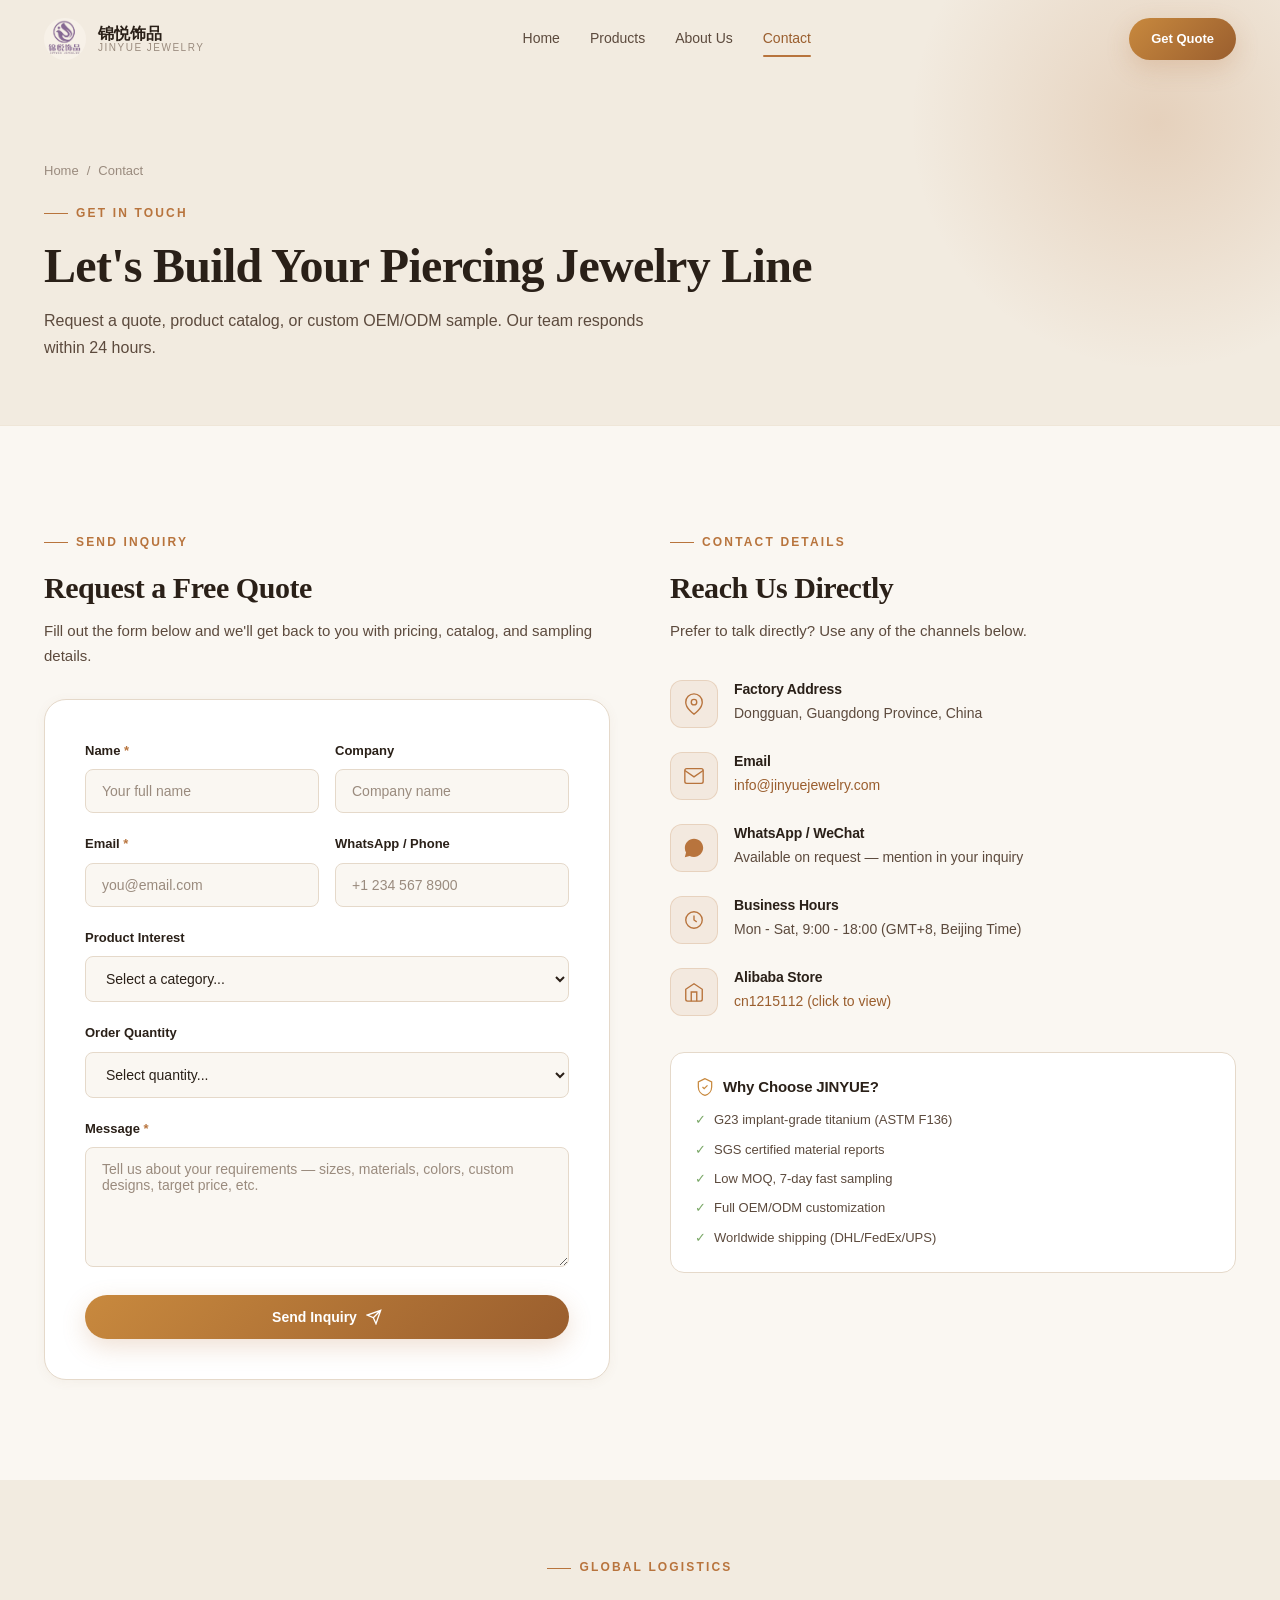
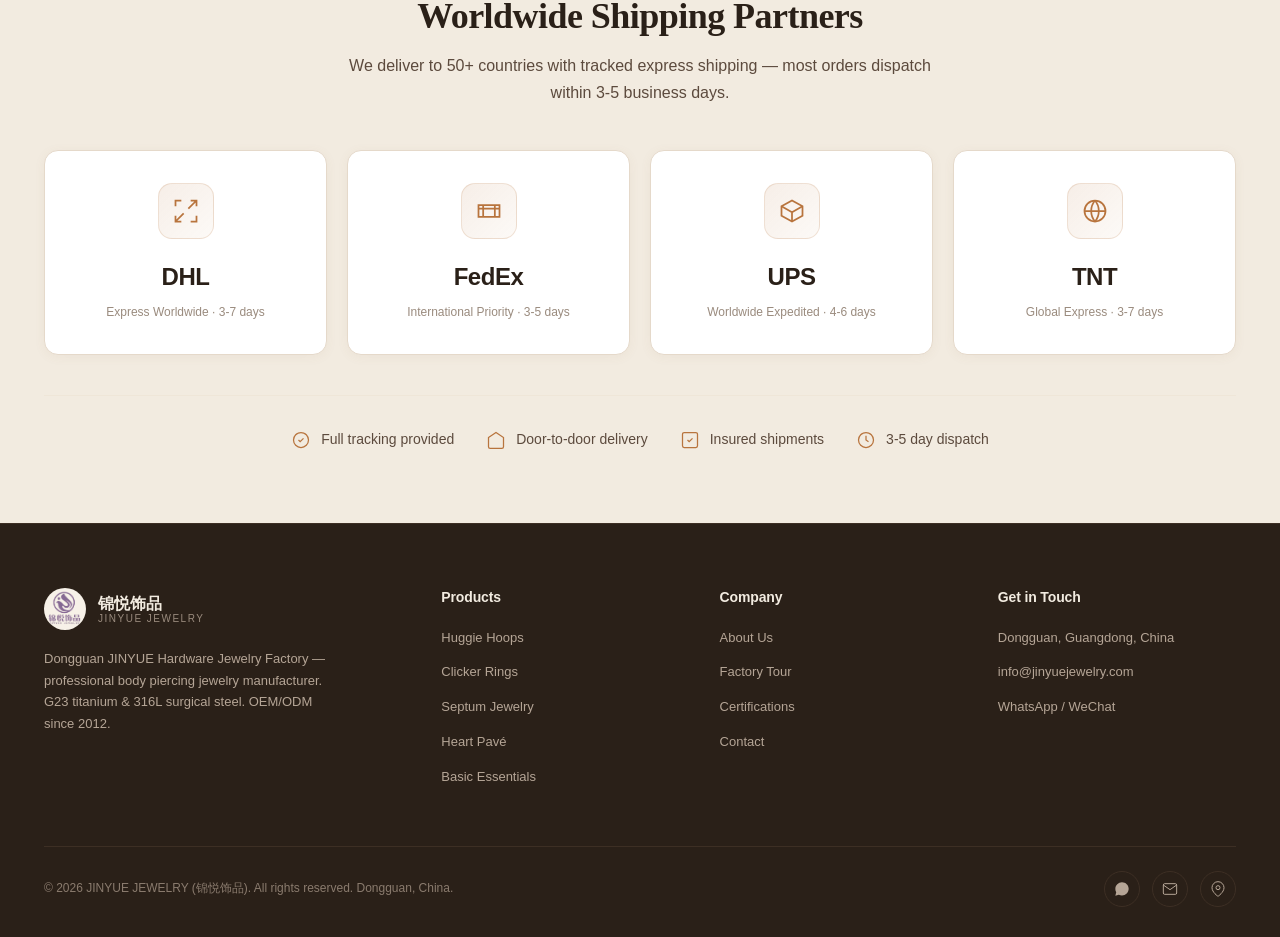
<file: contact.html>
<!DOCTYPE html>
<html lang="en">
<head>
<meta charset="UTF-8">
<meta name="viewport" content="width=device-width, initial-scale=1.0">
<title>Contact — JINYUE JEWELRY | Request a Quote</title>
<meta name="description" content="Contact JINYUE JEWELRY for body piercing jewelry wholesale, OEM/ODM custom orders, and product catalogs. Based in Dongguan, China. Worldwide shipping.">
<meta name="keywords" content="contact JINYUE jewelry, piercing jewelry quote, OEM piercing jewelry, wholesale body jewelry, Dongguan jewelry contact, titanium piercing supplier">
<meta name="robots" content="index, follow">
<link rel="canonical" href="https://lyj202307.github.io/jinyuejewelry/contact.html">
<meta property="og:title" content="Contact — JINYUE JEWELRY | Request a Quote">
<meta property="og:description" content="Get in touch for wholesale piercing jewelry, OEM/ODM orders, and product catalogs. Dongguan, China. Worldwide DHL/FedEx shipping.">
<meta property="og:image" content="https://lyj202307.github.io/jinyuejewelry/assets/logo/jinyue-logo.png">
<meta property="og:url" content="https://lyj202307.github.io/jinyuejewelry/contact.html">
<meta property="og:type" content="website">
<meta name="twitter:card" content="summary_large_image">
<link rel="icon" href="assets/logo/g23-titanium-badge.png">
<link rel="stylesheet" href="css/style.css">
</head>
<body>

<!-- Header -->
<header class="site-header">
  <div class="container header-inner">
    <a href="index.html" class="logo-wrap">
      <img src="assets/logo/jinyue-logo.png" alt="JINYUE Jewelry" class="logo-img">
      <div class="logo-text"><span class="cn">锦悦饰品</span><span class="en">JINYUE JEWELRY</span></div>
    </a>
    <nav class="main-nav">
      <a href="index.html">Home</a>
      <a href="products.html">Products</a>
      <a href="about.html">About Us</a>
      <a href="contact.html" class="active">Contact</a>
    </nav>
    <div class="header-cta">
      <a href="contact.html" class="btn btn-primary">Get Quote</a>
      <div class="mobile-toggle"><span></span><span></span><span></span></div>
    </div>
  </div>
</header>

<!-- Page Hero -->
<section class="page-hero">
  <div class="container">
    <div class="breadcrumb"><a href="index.html">Home</a><span>/</span>Contact</div>
    <div class="eyebrow">Get in Touch</div>
    <h1 class="section-title" style="margin-top:14px;">Let's Build Your Piercing Jewelry Line</h1>
    <p class="section-sub">Request a quote, product catalog, or custom OEM/ODM sample. Our team responds within 24 hours.</p>
  </div>
</section>

<!-- Contact Section -->
<section class="section">
  <div class="container">
    <div class="contact-grid">
      <!-- Form -->
      <div class="reveal">
        <div class="eyebrow">Send Inquiry</div>
        <h2 class="section-title" style="font-size:30px;">Request a Free Quote</h2>
        <p style="color:var(--text-dim);margin-bottom:30px;">Fill out the form below and we'll get back to you with pricing, catalog, and sampling details.</p>
        <form id="inquiryForm" class="contact-form">
          <div class="form-row">
            <div class="form-group">
              <label>Name <span class="req">*</span></label>
              <input type="text" class="form-control" placeholder="Your full name" required>
            </div>
            <div class="form-group">
              <label>Company</label>
              <input type="text" class="form-control" placeholder="Company name">
            </div>
          </div>
          <div class="form-row">
            <div class="form-group">
              <label>Email <span class="req">*</span></label>
              <input type="email" class="form-control" placeholder="you@email.com" required>
            </div>
            <div class="form-group">
              <label>WhatsApp / Phone</label>
              <input type="text" class="form-control" placeholder="+1 234 567 8900">
            </div>
          </div>
          <div class="form-group">
            <label>Product Interest</label>
            <select class="form-control">
              <option value="">Select a category...</option>
              <option>Huggie Hoops</option>
              <option>Clicker Rings</option>
              <option>Septum Jewelry</option>
              <option>Heart Pavé</option>
              <option>Flat Stone Setting</option>
              <option>Basic Essentials</option>
              <option>Custom OEM/ODM</option>
              <option>Full Catalog</option>
            </select>
          </div>
          <div class="form-group">
            <label>Order Quantity</label>
            <select class="form-control">
              <option value="">Select quantity...</option>
              <option>100 - 500 pcs</option>
              <option>500 - 1,000 pcs</option>
              <option>1,000 - 5,000 pcs</option>
              <option>5,000 - 10,000 pcs</option>
              <option>10,000+ pcs</option>
            </select>
          </div>
          <div class="form-group">
            <label>Message <span class="req">*</span></label>
            <textarea class="form-control" placeholder="Tell us about your requirements — sizes, materials, colors, custom designs, target price, etc." required></textarea>
          </div>
          <button type="submit" class="btn btn-primary" style="width:100%;justify-content:center;">
            Send Inquiry
            <svg width="16" height="16" viewBox="0 0 24 24" fill="none" stroke="currentColor" stroke-width="2"><path d="M22 2L11 13M22 2l-7 20-4-9-9-4 20-7z"/></svg>
          </button>
        </form>
      </div>

      <!-- Contact Info -->
      <div class="reveal">
        <div class="eyebrow">Contact Details</div>
        <h2 class="section-title" style="font-size:30px;">Reach Us Directly</h2>
        <p style="color:var(--text-dim);margin-bottom:36px;">Prefer to talk directly? Use any of the channels below.</p>
        <div class="contact-info-list">
          <div class="contact-info-item">
            <div class="ico"><svg viewBox="0 0 24 24" fill="none" stroke="currentColor" stroke-width="1.5"><path d="M21 10c0 7-9 13-9 13s-9-6-9-13a9 9 0 0118 0z"/><circle cx="12" cy="10" r="3"/></svg></div>
            <div><h4>Factory Address</h4><p>Dongguan, Guangdong Province, China</p></div>
          </div>
          <div class="contact-info-item">
            <div class="ico"><svg viewBox="0 0 24 24" fill="none" stroke="currentColor" stroke-width="1.5"><rect x="2" y="4" width="20" height="16" rx="2"/><path d="M2 6l10 7 10-7"/></svg></div>
            <div><h4>Email</h4><p><a href="mailto:info@jinyuejewelry.com">info@jinyuejewelry.com</a></p></div>
          </div>
          <div class="contact-info-item">
            <div class="ico"><svg viewBox="0 0 24 24" fill="currentColor"><path d="M12 2C6.5 2 2 6.5 2 12c0 1.8.5 3.5 1.3 5L2 22l5.2-1.4c1.4.8 3.1 1.2 4.8 1.2 5.5 0 10-4.5 10-10S17.5 2 12 2z"/></svg></div>
            <div><h4>WhatsApp / WeChat</h4><p>Available on request — mention in your inquiry</p></div>
          </div>
          <div class="contact-info-item">
            <div class="ico"><svg viewBox="0 0 24 24" fill="none" stroke="currentColor" stroke-width="1.5"><circle cx="12" cy="12" r="9"/><path d="M12 7v5l3 2"/></svg></div>
            <div><h4>Business Hours</h4><p>Mon - Sat, 9:00 - 18:00 (GMT+8, Beijing Time)</p></div>
          </div>
          <div class="contact-info-item">
            <div class="ico"><svg viewBox="0 0 24 24" fill="none" stroke="currentColor" stroke-width="1.5"><path d="M3 9l9-6 9 6v11a2 2 0 01-2 2H5a2 2 0 01-2-2V9z"/><path d="M9 22V12h6v10"/></svg></div>
            <div><h4>Alibaba Store</h4><p><a href="contact.html">cn1215112 (click to view)</a></p></div>
          </div>
        </div>

        <div style="margin-top:36px;padding:24px;background:var(--bg-card);border:1px solid var(--line);border-radius:var(--radius);">
          <h4 style="font-size:15px;margin-bottom:12px;display:flex;align-items:center;gap:8px;">
            <svg width="20" height="20" viewBox="0 0 24 24" fill="none" stroke="var(--copper-bright)" stroke-width="1.5"><path d="M12 2L4 6v6c0 5 3.5 9 8 10 4.5-1 8-5 8-10V6l-8-4z"/><path d="M9 12l2 2 4-4"/></svg>
            Why Choose JINYUE?
          </h4>
          <ul style="display:grid;gap:8px;font-size:13px;color:var(--text-dim);">
            <li style="display:flex;align-items:center;gap:8px;"><span style="color:var(--green);">✓</span> G23 implant-grade titanium (ASTM F136)</li>
            <li style="display:flex;align-items:center;gap:8px;"><span style="color:var(--green);">✓</span> SGS certified material reports</li>
            <li style="display:flex;align-items:center;gap:8px;"><span style="color:var(--green);">✓</span> Low MOQ, 7-day fast sampling</li>
            <li style="display:flex;align-items:center;gap:8px;"><span style="color:var(--green);">✓</span> Full OEM/ODM customization</li>
            <li style="display:flex;align-items:center;gap:8px;"><span style="color:var(--green);">✓</span> Worldwide shipping (DHL/FedEx/UPS)</li>
          </ul>
        </div>
      </div>
    </div>
  </div>
</section>

<!-- Shipping Partners -->
<section class="shipping-section">
  <div class="container">
    <div class="reveal" style="text-align:center;">
      <div class="eyebrow" style="justify-content:center;">Global Logistics</div>
      <h2 class="section-title" style="font-size:clamp(26px,3.5vw,36px);">Worldwide Shipping Partners</h2>
      <p class="section-sub" style="margin:0 auto;">We deliver to 50+ countries with tracked express shipping — most orders dispatch within 3-5 business days.</p>
    </div>
    <div class="shipping-grid">
      <div class="shipping-card reveal">
        <div class="carrier-icon"><svg viewBox="0 0 24 24" fill="none" stroke="currentColor" stroke-width="1.5"><path d="M16 3h5v5M21 3l-7 7M8 21H3v-5M3 21l7-7M3 8V3h5M21 16v5h-5"/></svg></div>
        <div class="carrier-name">DHL</div>
        <div class="carrier-desc">Express Worldwide · 3-7 days</div>
      </div>
      <div class="shipping-card reveal">
        <div class="carrier-icon"><svg viewBox="0 0 24 24" fill="none" stroke="currentColor" stroke-width="1.5"><path d="M3 7h18v10H3z"/><path d="M3 10h18M7 7v10M17 7v10"/></svg></div>
        <div class="carrier-name">FedEx</div>
        <div class="carrier-desc">International Priority · 3-5 days</div>
      </div>
      <div class="shipping-card reveal">
        <div class="carrier-icon"><svg viewBox="0 0 24 24" fill="none" stroke="currentColor" stroke-width="1.5"><path d="M3 8l9-5 9 5v8l-9 5-9-5V8z"/><path d="M3 8l9 5 9-5M12 13v8"/></svg></div>
        <div class="carrier-name">UPS</div>
        <div class="carrier-desc">Worldwide Expedited · 4-6 days</div>
      </div>
      <div class="shipping-card reveal">
        <div class="carrier-icon"><svg viewBox="0 0 24 24" fill="none" stroke="currentColor" stroke-width="1.5"><circle cx="12" cy="12" r="9"/><path d="M3 12h18M12 3a14 14 0 010 18M12 3a14 14 0 000 18"/></svg></div>
        <div class="carrier-name">TNT</div>
        <div class="carrier-desc">Global Express · 3-7 days</div>
      </div>
    </div>
    <div class="shipping-benefits reveal">
      <div class="shipping-benefit"><svg viewBox="0 0 24 24" fill="none" stroke="currentColor" stroke-width="1.5"><path d="M9 12l2 2 4-4"/><circle cx="12" cy="12" r="9"/></svg> Full tracking provided</div>
      <div class="shipping-benefit"><svg viewBox="0 0 24 24" fill="none" stroke="currentColor" stroke-width="1.5"><path d="M3 9l9-6 9 6v11a2 2 0 01-2 2H5a2 2 0 01-2-2V9z"/></svg> Door-to-door delivery</div>
      <div class="shipping-benefit"><svg viewBox="0 0 24 24" fill="none" stroke="currentColor" stroke-width="1.5"><rect x="3" y="3" width="18" height="18" rx="2"/><path d="M9 12l2 2 4-4"/></svg> Insured shipments</div>
      <div class="shipping-benefit"><svg viewBox="0 0 24 24" fill="none" stroke="currentColor" stroke-width="1.5"><circle cx="12" cy="12" r="9"/><path d="M12 7v5l3 2"/></svg> 3-5 day dispatch</div>
    </div>
  </div>
</section>

<!-- Footer -->
<footer class="site-footer">
  <div class="container">
    <div class="footer-grid">
      <div class="footer-brand">
        <div class="logo-wrap">
          <img src="assets/logo/jinyue-logo.png" alt="JINYUE Jewelry" class="logo-img">
          <div class="logo-text"><span class="cn">锦悦饰品</span><span class="en">JINYUE JEWELRY</span></div>
        </div>
        <p>Dongguan JINYUE Hardware Jewelry Factory — professional body piercing jewelry manufacturer. G23 titanium & 316L surgical steel. OEM/ODM since 2012.</p>
      </div>
      <div class="footer-col">
        <h5>Products</h5>
        <ul>
          <li><a href="products.html">Huggie Hoops</a></li>
          <li><a href="products.html">Clicker Rings</a></li>
          <li><a href="products.html">Septum Jewelry</a></li>
          <li><a href="products.html">Heart Pavé</a></li>
          <li><a href="products.html">Basic Essentials</a></li>
        </ul>
      </div>
      <div class="footer-col">
        <h5>Company</h5>
        <ul>
          <li><a href="about.html">About Us</a></li>
          <li><a href="about.html">Factory Tour</a></li>
          <li><a href="about.html">Certifications</a></li>
          <li><a href="contact.html">Contact</a></li>
        </ul>
      </div>
      <div class="footer-col">
        <h5>Get in Touch</h5>
        <ul>
          <li><a href="contact.html">Dongguan, Guangdong, China</a></li>
          <li><a href="mailto:info@jinyuejewelry.com">info@jinyuejewelry.com</a></li>
          <li><a href="contact.html">WhatsApp / WeChat</a></li>
        </ul>
      </div>
    </div>
    <div class="footer-bottom">
      <p>© 2026 JINYUE JEWELRY (锦悦饰品). All rights reserved. Dongguan, China.</p>
      <div class="footer-social">
        <a href="contact.html" aria-label="WhatsApp"><svg viewBox="0 0 24 24" fill="currentColor"><path d="M12 2C6.5 2 2 6.5 2 12c0 1.8.5 3.5 1.3 5L2 22l5.2-1.4c1.4.8 3.1 1.2 4.8 1.2 5.5 0 10-4.5 10-10S17.5 2 12 2z"/></svg></a>
        <a href="contact.html" aria-label="Email"><svg viewBox="0 0 24 24" fill="none" stroke="currentColor" stroke-width="1.5"><rect x="2" y="4" width="20" height="16" rx="2"/><path d="M2 6l10 7 10-7"/></svg></a>
        <a href="contact.html" aria-label="Location"><svg viewBox="0 0 24 24" fill="none" stroke="currentColor" stroke-width="1.5"><path d="M21 10c0 7-9 13-9 13s-9-6-9-13a9 9 0 0118 0z"/><circle cx="12" cy="10" r="3"/></svg></a>
      </div>
    </div>
  </div>
</footer>

<script src="js/main.js"></script>
</body>
</html>
</file>
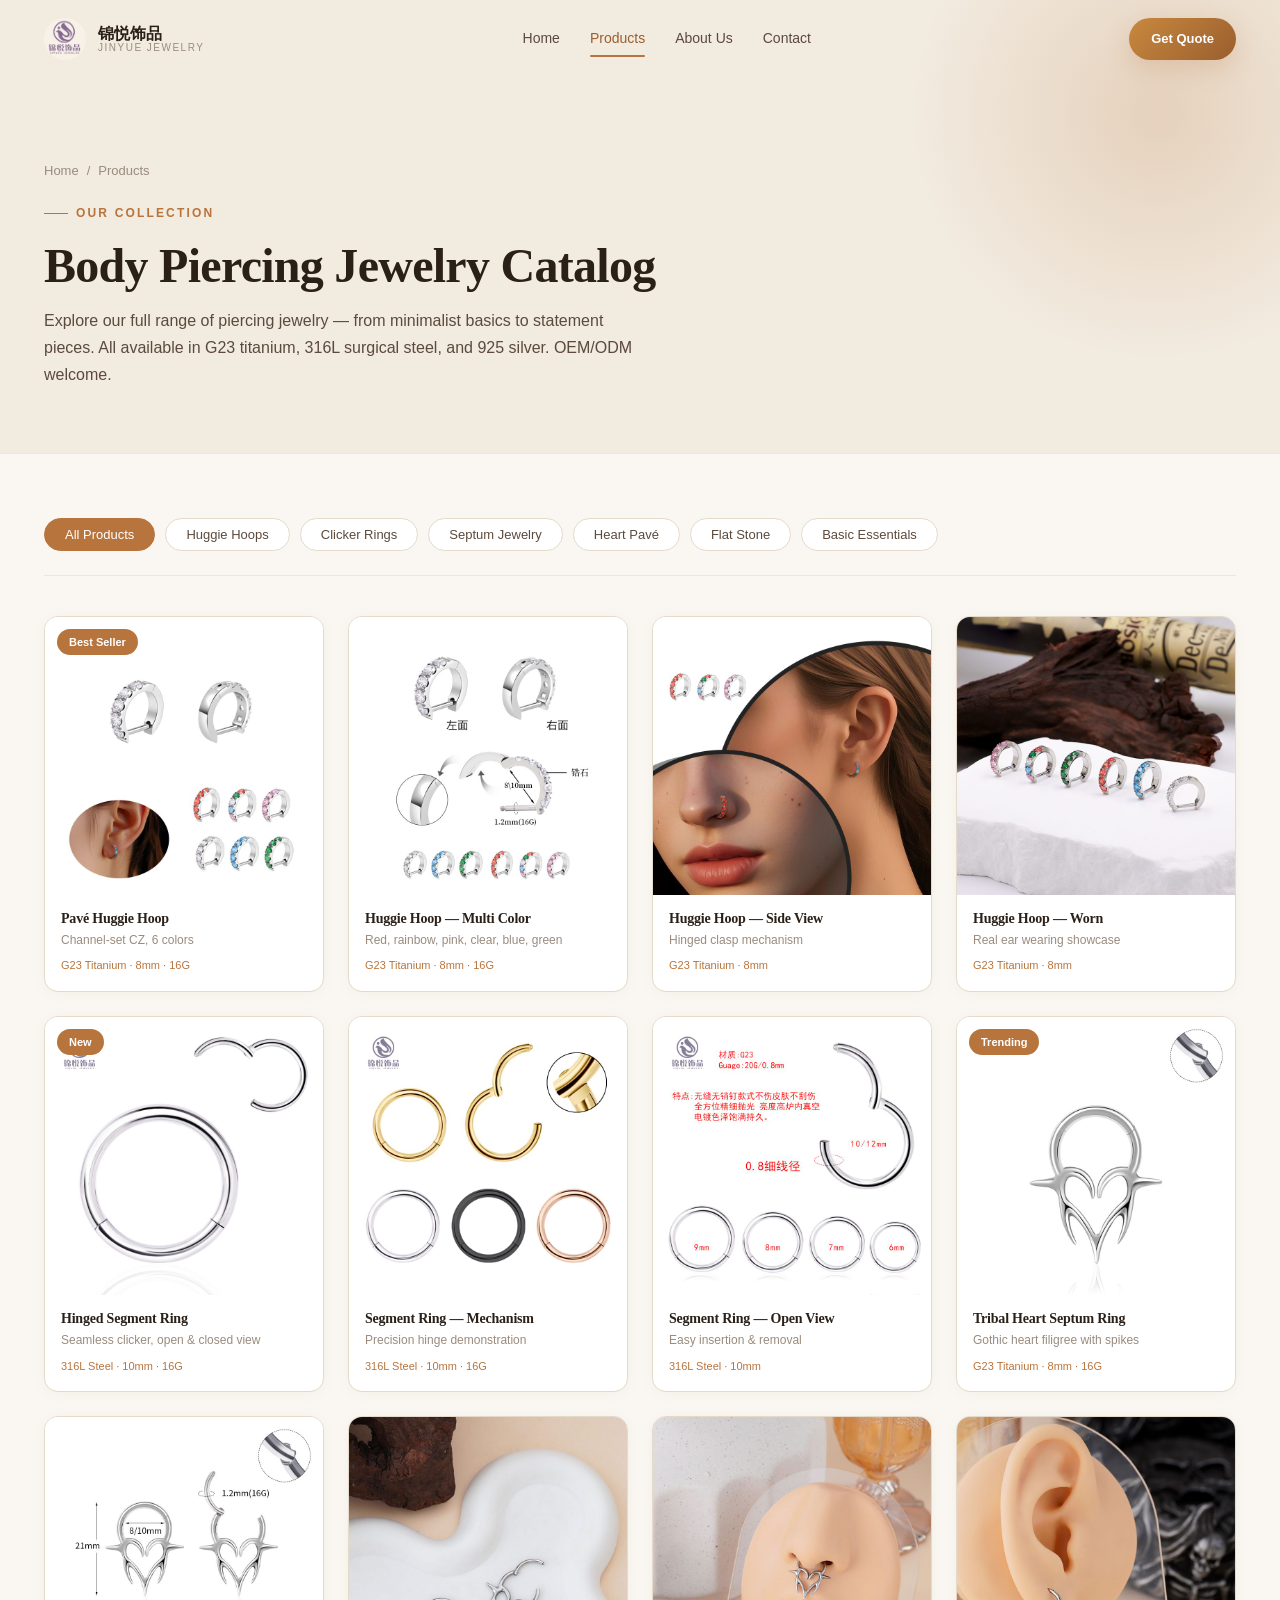
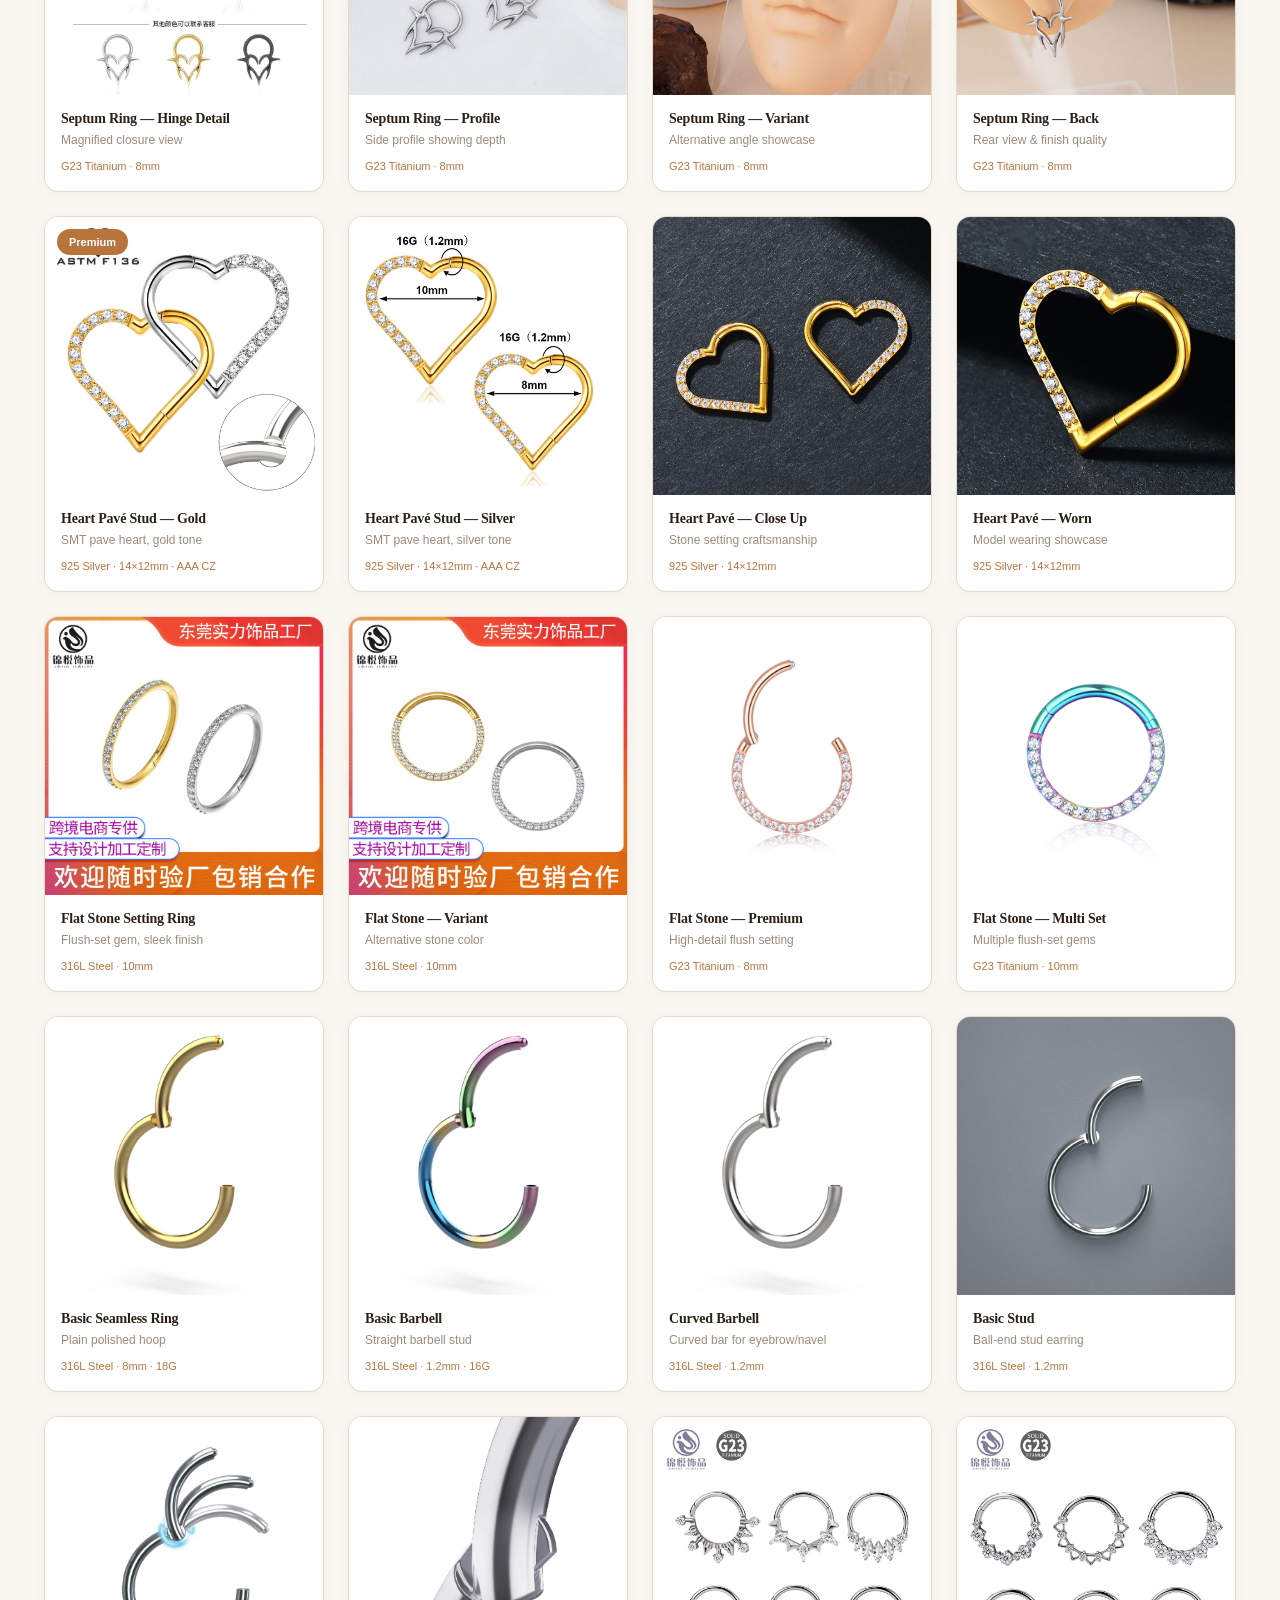
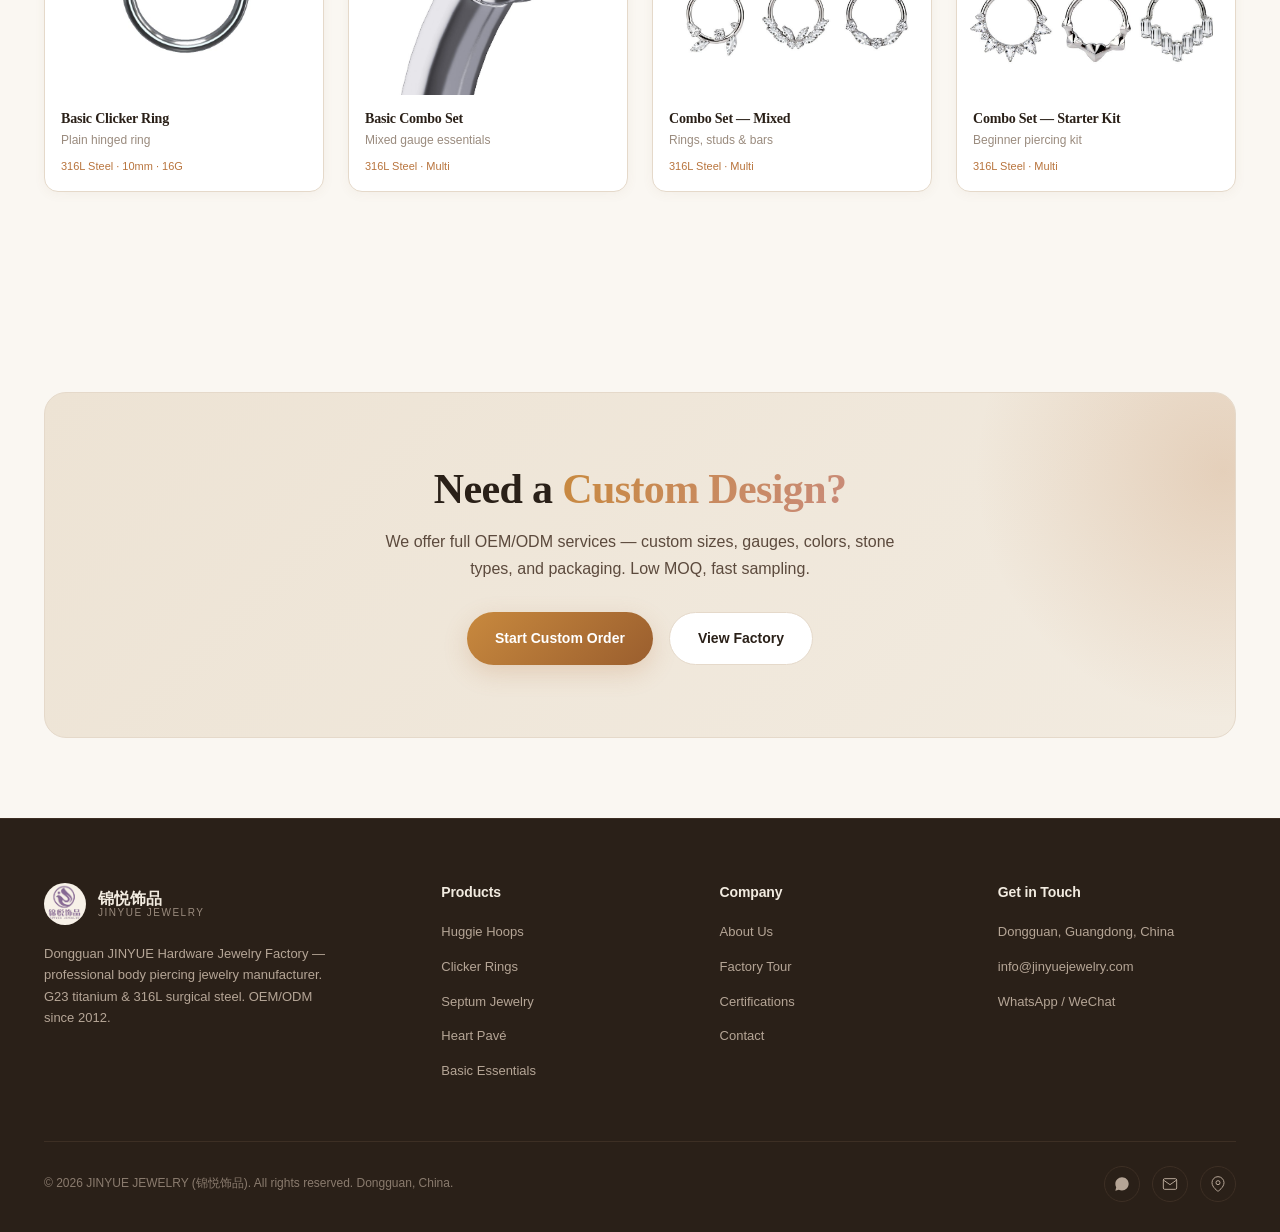
<file: products.html>
<!DOCTYPE html>
<html lang="en">
<head>
<meta charset="UTF-8">
<meta name="viewport" content="width=device-width, initial-scale=1.0">
<title>Products — JINYUE JEWELRY | Body Piercing Jewelry Catalog</title>
<meta name="description" content="Browse JINYUE's full catalog of body piercing jewelry: huggie hoops, clicker rings, septum jewelry, heart pavé, flat stone settings, and basic essentials in G23 titanium and 316L steel.">
<meta name="keywords" content="piercing jewelry catalog, huggie hoops, clicker rings, septum jewelry, heart pavé, titanium piercing, wholesale piercing jewelry, JINYUE products">
<meta name="robots" content="index, follow">
<link rel="canonical" href="https://lyj202307.github.io/jinyuejewelry/products.html">
<meta property="og:title" content="Products — JINYUE JEWELRY | Body Piercing Jewelry Catalog">
<meta property="og:description" content="Full catalog of body piercing jewelry: huggie hoops, clicker rings, septum, heart pavé, flat settings. G23 titanium & 316L steel. OEM/ODM available.">
<meta property="og:image" content="https://lyj202307.github.io/jinyuejewelry/assets/logo/jinyue-logo.png">
<meta property="og:url" content="https://lyj202307.github.io/jinyuejewelry/products.html">
<meta property="og:type" content="website">
<meta name="twitter:card" content="summary_large_image">
<link rel="icon" href="assets/logo/g23-titanium-badge.png">
<link rel="stylesheet" href="css/style.css">
</head>
<body>

<!-- Header -->
<header class="site-header">
  <div class="container header-inner">
    <a href="index.html" class="logo-wrap">
      <img src="assets/logo/jinyue-logo.png" alt="JINYUE Jewelry" class="logo-img">
      <div class="logo-text"><span class="cn">锦悦饰品</span><span class="en">JINYUE JEWELRY</span></div>
    </a>
    <nav class="main-nav">
      <a href="index.html">Home</a>
      <a href="products.html" class="active">Products</a>
      <a href="about.html">About Us</a>
      <a href="contact.html">Contact</a>
    </nav>
    <div class="header-cta">
      <a href="contact.html" class="btn btn-primary">Get Quote</a>
      <div class="mobile-toggle"><span></span><span></span><span></span></div>
    </div>
  </div>
</header>

<!-- Page Hero -->
<section class="page-hero">
  <div class="container">
    <div class="breadcrumb"><a href="index.html">Home</a><span>/</span>Products</div>
    <div class="eyebrow">Our Collection</div>
    <h1 class="section-title" style="margin-top:14px;">Body Piercing Jewelry Catalog</h1>
    <p class="section-sub">Explore our full range of piercing jewelry — from minimalist basics to statement pieces. All available in G23 titanium, 316L surgical steel, and 925 silver. OEM/ODM welcome.</p>
  </div>
</section>

<!-- Filter + Grid -->
<section style="padding:40px 0 80px;">
  <div class="container">
    <div class="filter-bar">
      <button class="filter-chip active" data-cat="all">All Products</button>
      <button class="filter-chip" data-cat="huggie">Huggie Hoops</button>
      <button class="filter-chip" data-cat="clicker">Clicker Rings</button>
      <button class="filter-chip" data-cat="septum">Septum Jewelry</button>
      <button class="filter-chip" data-cat="heart">Heart Pavé</button>
      <button class="filter-chip" data-cat="flat">Flat Stone</button>
      <button class="filter-chip" data-cat="basic">Basic Essentials</button>
    </div>

    <div class="products-grid">
      <!-- Huggie Hoops -->
      <div class="product-card" data-cat="huggie">
        <div class="img-wrap"><span class="tag">Best Seller</span><img src="assets/products/carousel/p1-1.jpg" alt="Pave Huggie Hoop"></div>
        <div class="info"><h3>Pavé Huggie Hoop</h3><p>Channel-set CZ, 6 colors</p><div class="mat">G23 Titanium · 8mm · 16G</div></div>
      </div>
      <div class="product-card" data-cat="huggie">
        <div class="img-wrap"><img src="assets/products/carousel/p1-2.jpg" alt="Huggie Hoop Color Variants"></div>
        <div class="info"><h3>Huggie Hoop — Multi Color</h3><p>Red, rainbow, pink, clear, blue, green</p><div class="mat">G23 Titanium · 8mm · 16G</div></div>
      </div>
      <div class="product-card" data-cat="huggie">
        <div class="img-wrap"><img src="assets/products/carousel/p1-3.jpg" alt="Huggie Hoop Detail"></div>
        <div class="info"><h3>Huggie Hoop — Side View</h3><p>Hinged clasp mechanism</p><div class="mat">G23 Titanium · 8mm</div></div>
      </div>
      <div class="product-card" data-cat="huggie">
        <div class="img-wrap"><img src="assets/products/carousel/p1-4.jpg" alt="Huggie Hoop Worn"></div>
        <div class="info"><h3>Huggie Hoop — Worn</h3><p>Real ear wearing showcase</p><div class="mat">G23 Titanium · 8mm</div></div>
      </div>

      <!-- Clicker Rings -->
      <div class="product-card" data-cat="clicker">
        <div class="img-wrap"><span class="tag">New</span><img src="assets/products/carousel/p2-1.jpg" alt="Hinged Segment Ring"></div>
        <div class="info"><h3>Hinged Segment Ring</h3><p>Seamless clicker, open & closed view</p><div class="mat">316L Steel · 10mm · 16G</div></div>
      </div>
      <div class="product-card" data-cat="clicker">
        <div class="img-wrap"><img src="assets/products/carousel/p2-2.jpg" alt="Segment Ring Detail"></div>
        <div class="info"><h3>Segment Ring — Mechanism</h3><p>Precision hinge demonstration</p><div class="mat">316L Steel · 10mm · 16G</div></div>
      </div>
      <div class="product-card" data-cat="clicker">
        <div class="img-wrap"><img src="assets/products/carousel/p2-3.jpg" alt="Segment Ring Open"></div>
        <div class="info"><h3>Segment Ring — Open View</h3><p>Easy insertion & removal</p><div class="mat">316L Steel · 10mm</div></div>
      </div>

      <!-- Septum -->
      <div class="product-card" data-cat="septum">
        <div class="img-wrap"><span class="tag">Trending</span><img src="assets/products/carousel/p3-1.jpg" alt="Tribal Heart Septum"></div>
        <div class="info"><h3>Tribal Heart Septum Ring</h3><p>Gothic heart filigree with spikes</p><div class="mat">G23 Titanium · 8mm · 16G</div></div>
      </div>
      <div class="product-card" data-cat="septum">
        <div class="img-wrap"><img src="assets/products/carousel/p3-2.jpg" alt="Septum Ring Detail"></div>
        <div class="info"><h3>Septum Ring — Hinge Detail</h3><p>Magnified closure view</p><div class="mat">G23 Titanium · 8mm</div></div>
      </div>
      <div class="product-card" data-cat="septum">
        <div class="img-wrap"><img src="assets/products/carousel/p3-3.jpg" alt="Septum Ring Angle"></div>
        <div class="info"><h3>Septum Ring — Profile</h3><p>Side profile showing depth</p><div class="mat">G23 Titanium · 8mm</div></div>
      </div>
      <div class="product-card" data-cat="septum">
        <div class="img-wrap"><img src="assets/products/carousel/p3-4.jpg" alt="Septum Ring Variant"></div>
        <div class="info"><h3>Septum Ring — Variant</h3><p>Alternative angle showcase</p><div class="mat">G23 Titanium · 8mm</div></div>
      </div>
      <div class="product-card" data-cat="septum">
        <div class="img-wrap"><img src="assets/products/carousel/p3-5.jpg" alt="Septum Ring Back"></div>
        <div class="info"><h3>Septum Ring — Back</h3><p>Rear view & finish quality</p><div class="mat">G23 Titanium · 8mm</div></div>
      </div>

      <!-- Heart Pavé -->
      <div class="product-card" data-cat="heart">
        <div class="img-wrap"><span class="tag">Premium</span><img src="assets/products/heart/1-爱心 (1).jpg" alt="Heart Pavé Stud"></div>
        <div class="info"><h3>Heart Pavé Stud — Gold</h3><p>SMT pave heart, gold tone</p><div class="mat">925 Silver · 14×12mm · AAA CZ</div></div>
      </div>
      <div class="product-card" data-cat="heart">
        <div class="img-wrap"><img src="assets/products/heart/1-爱心 (2).jpg" alt="Heart Pavé Silver"></div>
        <div class="info"><h3>Heart Pavé Stud — Silver</h3><p>SMT pave heart, silver tone</p><div class="mat">925 Silver · 14×12mm · AAA CZ</div></div>
      </div>
      <div class="product-card" data-cat="heart">
        <div class="img-wrap"><img src="assets/products/heart/1-爱心 (4).jpg" alt="Heart Pavé Detail"></div>
        <div class="info"><h3>Heart Pavé — Close Up</h3><p>Stone setting craftsmanship</p><div class="mat">925 Silver · 14×12mm</div></div>
      </div>
      <div class="product-card" data-cat="heart">
        <div class="img-wrap"><img src="assets/products/heart/1-爱心 (5).jpg" alt="Heart Pavé Worn"></div>
        <div class="info"><h3>Heart Pavé — Worn</h3><p>Model wearing showcase</p><div class="mat">925 Silver · 14×12mm</div></div>
      </div>

      <!-- Flat Stone -->
      <div class="product-card" data-cat="flat">
        <div class="img-wrap"><img src="assets/products/flat/11.jpg" alt="Flat Stone Ring"></div>
        <div class="info"><h3>Flat Stone Setting Ring</h3><p>Flush-set gem, sleek finish</p><div class="mat">316L Steel · 10mm</div></div>
      </div>
      <div class="product-card" data-cat="flat">
        <div class="img-wrap"><img src="assets/products/flat/20.jpg" alt="Flat Stone Variant"></div>
        <div class="info"><h3>Flat Stone — Variant</h3><p>Alternative stone color</p><div class="mat">316L Steel · 10mm</div></div>
      </div>
      <div class="product-card" data-cat="flat">
        <div class="img-wrap"><img src="assets/products/flat/IMG_4559.jpg" alt="Flat Stone Premium"></div>
        <div class="info"><h3>Flat Stone — Premium</h3><p>High-detail flush setting</p><div class="mat">G23 Titanium · 8mm</div></div>
      </div>
      <div class="product-card" data-cat="flat">
        <div class="img-wrap"><img src="assets/products/flat/IMG_4566.jpg" alt="Flat Stone Multi"></div>
        <div class="info"><h3>Flat Stone — Multi Set</h3><p>Multiple flush-set gems</p><div class="mat">G23 Titanium · 10mm</div></div>
      </div>

      <!-- Basic Essentials -->
      <div class="product-card" data-cat="basic">
        <div class="img-wrap"><img src="assets/products/basic/1.jpg" alt="Basic Ring"></div>
        <div class="info"><h3>Basic Seamless Ring</h3><p>Plain polished hoop</p><div class="mat">316L Steel · 8mm · 18G</div></div>
      </div>
      <div class="product-card" data-cat="basic">
        <div class="img-wrap"><img src="assets/products/basic/2.jpg" alt="Basic Barbell"></div>
        <div class="info"><h3>Basic Barbell</h3><p>Straight barbell stud</p><div class="mat">316L Steel · 1.2mm · 16G</div></div>
      </div>
      <div class="product-card" data-cat="basic">
        <div class="img-wrap"><img src="assets/products/basic/3.jpg" alt="Basic Curved Bar"></div>
        <div class="info"><h3>Curved Barbell</h3><p>Curved bar for eyebrow/navel</p><div class="mat">316L Steel · 1.2mm</div></div>
      </div>
      <div class="product-card" data-cat="basic">
        <div class="img-wrap"><img src="assets/products/basic/5.jpg" alt="Basic Stud"></div>
        <div class="info"><h3>Basic Stud</h3><p>Ball-end stud earring</p><div class="mat">316L Steel · 1.2mm</div></div>
      </div>
      <div class="product-card" data-cat="basic">
        <div class="img-wrap"><img src="assets/products/basic/17.jpg" alt="Basic Clicker"></div>
        <div class="info"><h3>Basic Clicker Ring</h3><p>Plain hinged ring</p><div class="mat">316L Steel · 10mm · 16G</div></div>
      </div>
      <div class="product-card" data-cat="basic">
        <div class="img-wrap"><img src="assets/products/basic/111.jpg" alt="Basic Combo"></div>
        <div class="info"><h3>Basic Combo Set</h3><p>Mixed gauge essentials</p><div class="mat">316L Steel · Multi</div></div>
      </div>
      <div class="product-card" data-cat="basic">
        <div class="img-wrap"><img src="assets/products/combo/2.jpg" alt="Combo Set 2"></div>
        <div class="info"><h3>Combo Set — Mixed</h3><p>Rings, studs & bars</p><div class="mat">316L Steel · Multi</div></div>
      </div>
      <div class="product-card" data-cat="basic">
        <div class="img-wrap"><img src="assets/products/combo/3.jpg" alt="Combo Set 3"></div>
        <div class="info"><h3>Combo Set — Starter Kit</h3><p>Beginner piercing kit</p><div class="mat">316L Steel · Multi</div></div>
      </div>
    </div>
  </div>
</section>

<!-- CTA -->
<section class="cta-section">
  <div class="container">
    <div class="cta-box reveal">
      <h2>Need a <span class="text-gradient">Custom Design?</span></h2>
      <p>We offer full OEM/ODM services — custom sizes, gauges, colors, stone types, and packaging. Low MOQ, fast sampling.</p>
      <div class="actions">
        <a href="contact.html" class="btn btn-primary">Start Custom Order</a>
        <a href="about.html" class="btn btn-outline">View Factory</a>
      </div>
    </div>
  </div>
</section>

<!-- Footer -->
<footer class="site-footer">
  <div class="container">
    <div class="footer-grid">
      <div class="footer-brand">
        <div class="logo-wrap">
          <img src="assets/logo/jinyue-logo.png" alt="JINYUE Jewelry" class="logo-img">
          <div class="logo-text"><span class="cn">锦悦饰品</span><span class="en">JINYUE JEWELRY</span></div>
        </div>
        <p>Dongguan JINYUE Hardware Jewelry Factory — professional body piercing jewelry manufacturer. G23 titanium & 316L surgical steel. OEM/ODM since 2012.</p>
      </div>
      <div class="footer-col">
        <h5>Products</h5>
        <ul>
          <li><a href="products.html">Huggie Hoops</a></li>
          <li><a href="products.html">Clicker Rings</a></li>
          <li><a href="products.html">Septum Jewelry</a></li>
          <li><a href="products.html">Heart Pavé</a></li>
          <li><a href="products.html">Basic Essentials</a></li>
        </ul>
      </div>
      <div class="footer-col">
        <h5>Company</h5>
        <ul>
          <li><a href="about.html">About Us</a></li>
          <li><a href="about.html">Factory Tour</a></li>
          <li><a href="about.html">Certifications</a></li>
          <li><a href="contact.html">Contact</a></li>
        </ul>
      </div>
      <div class="footer-col">
        <h5>Get in Touch</h5>
        <ul>
          <li><a href="contact.html">Dongguan, Guangdong, China</a></li>
          <li><a href="mailto:info@jinyuejewelry.com">info@jinyuejewelry.com</a></li>
          <li><a href="contact.html">WhatsApp / WeChat</a></li>
        </ul>
      </div>
    </div>
    <div class="footer-bottom">
      <p>© 2026 JINYUE JEWELRY (锦悦饰品). All rights reserved. Dongguan, China.</p>
      <div class="footer-social">
        <a href="contact.html" aria-label="WhatsApp"><svg viewBox="0 0 24 24" fill="currentColor"><path d="M12 2C6.5 2 2 6.5 2 12c0 1.8.5 3.5 1.3 5L2 22l5.2-1.4c1.4.8 3.1 1.2 4.8 1.2 5.5 0 10-4.5 10-10S17.5 2 12 2z"/></svg></a>
        <a href="contact.html" aria-label="Email"><svg viewBox="0 0 24 24" fill="none" stroke="currentColor" stroke-width="1.5"><rect x="2" y="4" width="20" height="16" rx="2"/><path d="M2 6l10 7 10-7"/></svg></a>
        <a href="contact.html" aria-label="Location"><svg viewBox="0 0 24 24" fill="none" stroke="currentColor" stroke-width="1.5"><path d="M21 10c0 7-9 13-9 13s-9-6-9-13a9 9 0 0118 0z"/><circle cx="12" cy="10" r="3"/></svg></a>
      </div>
    </div>
  </div>
</footer>

<script src="js/main.js"></script>
</body>
</html>
</file>
<file: css/style.css>
/* ===== JINYUE JEWELRY — Independent Site Styles ===== */
/* Design: warm premium aesthetic, copper/amber brand accent, B2B jewelry store */

:root {
  /* Brand palette — WARM TONES */
  --bg: #FAF7F2;            /* warm ivory */
  --bg-2: #F2EBE0;          /* champagne */
  --bg-3: #EDE3D4;          /* warm sand */
  --bg-card: #FFFFFF;       /* warm white */
  --surface: #F7F1E8;       /* cream surface */
  --line: #E5D9CA;          /* warm taupe line */
  --line-soft: #EFE6D8;     /* soft warm line */

  --copper: #B8743D;        /* copper/bronze primary accent */
  --copper-bright: #C8893E; /* amber gold bright */
  --copper-deep: #9A5E2E;   /* deep copper */
  --copper-glow: rgba(184, 116, 61, 0.22);

  --gold: #D4A574;          /* warm gold */
  --rose: #C98B7A;          /* rose gold */
  --silver: #A89F94;        /* warm taupe silver */

  --text: #2A2018;          /* warm espresso */
  --text-dim: #5C4A3D;      /* warm brown */
  --text-mute: #9A8B7E;     /* warm taupe */

  --white: #FFFFFF;
  --green: #7BA868;         /* warm olive green */
  --radius: 14px;
  --radius-sm: 8px;
  --radius-lg: 22px;

  --maxw: 1240px;
  --ease: cubic-bezier(0.22, 1, 0.36, 1);

  --font-display: 'Cormorant Garamond', 'Noto Serif SC', 'PingFang SC', 'Microsoft YaHei', serif;
  --font-body: 'Inter', 'Noto Sans SC', 'PingFang SC', 'Microsoft YaHei', sans-serif;
  --font-heading: 'Space Grotesk', 'Noto Sans SC', 'PingFang SC', sans-serif;

  --shadow-sm: 0 2px 12px rgba(140, 110, 70, 0.06);
  --shadow-md: 0 8px 30px rgba(140, 110, 70, 0.10);
  --shadow-lg: 0 20px 50px rgba(140, 110, 70, 0.14);
}

/* Reset */
*, *::before, *::after { box-sizing: border-box; margin: 0; padding: 0; }
html { scroll-behavior: smooth; -webkit-text-size-adjust: 100%; }
body {
  font-family: var(--font-body);
  background: var(--bg);
  color: var(--text);
  line-height: 1.65;
  overflow-x: hidden;
  font-size: 15px;
  -webkit-font-smoothing: antialiased;
}
img { max-width: 100%; display: block; }
a { color: inherit; text-decoration: none; transition: color .25s var(--ease); }
button { font-family: inherit; cursor: pointer; border: none; background: none; color: inherit; }
ul { list-style: none; }

/* Layout */
.container { max-width: var(--maxw); margin: 0 auto; padding: 0 24px; }
.section { padding: 100px 0; position: relative; }
.section-sm { padding: 64px 0; }

/* Typography */
h1, h2, h3 { font-family: var(--font-display); font-weight: 600; line-height: 1.15; letter-spacing: -0.015em; }
h4, h5 { font-family: var(--font-heading); font-weight: 600; line-height: 1.3; letter-spacing: -0.01em; }
.section-title { font-size: clamp(30px, 4.2vw, 48px); margin: 18px 0 14px; color: var(--text); font-weight: 600; }
.eyebrow {
  font-size: 12px; font-weight: 600; letter-spacing: 0.18em; text-transform: uppercase;
  color: var(--copper); display: inline-flex; align-items: center; gap: 8px;
}
.eyebrow::before { content: ''; width: 24px; height: 1px; background: var(--copper); }
.section-sub { color: var(--text-dim); font-size: 16px; max-width: 600px; line-height: 1.7; }
.text-gradient {
  background: linear-gradient(120deg, var(--copper-bright), var(--rose));
  -webkit-background-clip: text; background-clip: text; -webkit-text-fill-color: transparent;
}

/* Buttons */
.btn {
  display: inline-flex; align-items: center; gap: 9px;
  padding: 14px 28px; border-radius: 50px; font-weight: 600; font-size: 14px;
  transition: all .3s var(--ease); white-space: nowrap; cursor: pointer;
}
.btn-primary {
  background: linear-gradient(135deg, var(--copper-bright), var(--copper-deep));
  color: var(--white); box-shadow: 0 8px 24px var(--copper-glow);
}
.btn-primary:hover { transform: translateY(-2px); box-shadow: 0 12px 32px var(--copper-glow); }
.btn-outline { border: 1px solid var(--line); color: var(--text); background: var(--bg-card); }
.btn-outline:hover { border-color: var(--copper); background: var(--surface); color: var(--copper-deep); }
.btn-ghost { color: var(--copper); padding: 10px 0; }
.btn-ghost:hover { color: var(--copper-deep); }

/* ===== Header ===== */
.site-header {
  position: fixed; top: 0; left: 0; right: 0; z-index: 1000;
  padding: 18px 0; transition: all .35s var(--ease);
}
.site-header.scrolled {
  background: rgba(250, 247, 242, 0.92); backdrop-filter: blur(20px);
  border-bottom: 1px solid var(--line-soft); padding: 12px 0; box-shadow: var(--shadow-sm);
}
.header-inner { display: flex; align-items: center; justify-content: space-between; gap: 32px; }
.logo-wrap { display: flex; align-items: center; gap: 12px; flex-shrink: 0; }
.logo-img { width: 42px; height: 42px; border-radius: 50%; object-fit: cover; background: var(--surface); }
.logo-text { display: flex; flex-direction: column; line-height: 1.1; }
.logo-text .cn { font-family: var(--font-display); font-weight: 600; font-size: 16px; color: var(--text); }
.logo-text .en { font-size: 10px; letter-spacing: 0.15em; color: var(--text-mute); text-transform: uppercase; }

.main-nav { display: flex; align-items: center; gap: 30px; }
.main-nav a { font-size: 14px; color: var(--text-dim); font-weight: 500; position: relative; }
.main-nav a:hover, .main-nav a.active { color: var(--copper-deep); }
.main-nav a.active::after {
  content: ''; position: absolute; bottom: -6px; left: 0; right: 0; height: 2px;
  background: var(--copper); border-radius: 2px;
}
.header-cta { display: flex; align-items: center; gap: 14px; }
.header-cta .btn { padding: 10px 22px; font-size: 13px; }

.mobile-toggle { display: none; flex-direction: column; gap: 5px; padding: 8px; }
.mobile-toggle span { width: 22px; height: 2px; background: var(--text); border-radius: 2px; transition: .3s; }

/* ===== Hero ===== */
.hero {
  min-height: 100vh; display: flex; align-items: center; position: relative; overflow: hidden;
  padding: 120px 0 80px;
}
.hero-bg {
  position: absolute; inset: 0; z-index: 0;
  background:
    radial-gradient(ellipse 60% 50% at 75% 40%, rgba(212, 165, 116, 0.20), transparent 70%),
    radial-gradient(ellipse 50% 40% at 20% 80%, rgba(184, 116, 61, 0.12), transparent 60%);
}
.hero-grid {
  position: absolute; inset: 0; z-index: 0; opacity: .35;
  background-image:
    linear-gradient(rgba(184, 116, 61, 0.06) 1px, transparent 1px),
    linear-gradient(90deg, rgba(184, 116, 61, 0.06) 1px, transparent 1px);
  background-size: 60px 60px;
  mask-image: radial-gradient(ellipse 80% 60% at center, black 40%, transparent 80%);
}
.hero-inner { position: relative; z-index: 2; display: grid; grid-template-columns: 1.1fr 0.9fr; gap: 60px; align-items: center; }
.hero-badge {
  display: inline-flex; align-items: center; gap: 10px; padding: 8px 18px;
  background: rgba(184, 116, 61, 0.10); border: 1px solid rgba(184, 116, 61, 0.25);
  border-radius: 50px; font-size: 13px; color: var(--copper-deep); margin-bottom: 28px;
}
.hero-badge .dot { width: 7px; height: 7px; border-radius: 50%; background: var(--green); box-shadow: 0 0 8px var(--green); }
.hero h1 { font-size: clamp(38px, 5.5vw, 64px); line-height: 1.08; margin-bottom: 24px; color: var(--text); }
.hero h1 .accent { color: var(--copper-bright); }
.hero-desc { font-size: 17px; color: var(--text-dim); max-width: 520px; margin-bottom: 36px; }
.hero-actions { display: flex; gap: 16px; flex-wrap: wrap; margin-bottom: 48px; }
.hero-stats { display: flex; gap: 40px; }
.hero-stat .num { font-family: var(--font-display); font-size: 32px; font-weight: 700; color: var(--text); }
.hero-stat .num span { color: var(--copper-bright); }
.hero-stat .label { font-size: 13px; color: var(--text-mute); margin-top: 2px; }

/* Hero visual */
.hero-visual { position: relative; }
.hero-img-main {
  border-radius: var(--radius-lg); overflow: hidden; border: 1px solid var(--line);
  box-shadow: var(--shadow-lg); aspect-ratio: 4/5; position: relative;
}
.hero-img-main img { width: 100%; height: 100%; object-fit: cover; }
.hero-img-main::after {
  content: ''; position: absolute; inset: 0;
  background: linear-gradient(180deg, transparent 50%, rgba(250, 247, 242, 0.3));
}
.hero-float-card {
  position: absolute; bottom: -24px; left: -24px; z-index: 3;
  background: var(--bg-card); border: 1px solid var(--line); border-radius: var(--radius);
  padding: 18px 22px; display: flex; align-items: center; gap: 14px;
  box-shadow: var(--shadow-lg);
}
.hero-float-card .badge-icon {
  width: 48px; height: 48px; border-radius: 50%; background: var(--white);
  display: flex; align-items: center; justify-content: center; flex-shrink: 0;
  border: 1px solid var(--line);
}
.hero-float-card .badge-icon img { width: 40px; height: 40px; }
.hero-float-card .ft { font-size: 13px; font-weight: 600; color: var(--text); }
.hero-float-card .fs { font-size: 11px; color: var(--text-mute); }
.hero-float-card-2 {
  position: absolute; top: -20px; right: -16px; z-index: 3;
  background: var(--bg-card); border: 1px solid var(--line); border-radius: var(--radius);
  padding: 14px 18px; box-shadow: var(--shadow-md);
}
.hero-float-card-2 .ft { font-size: 12px; font-weight: 600; color: var(--green); }
.hero-float-card-2 .fs { font-size: 11px; color: var(--text-mute); }

/* ===== Trust Bar ===== */
.trust-bar {
  border-top: 1px solid var(--line-soft); border-bottom: 1px solid var(--line-soft);
  background: var(--bg-2); padding: 28px 0;
}
.trust-items { display: flex; justify-content: space-around; flex-wrap: wrap; gap: 24px; }
.trust-item { display: flex; align-items: center; gap: 12px; }
.trust-item svg { width: 28px; height: 28px; color: var(--copper); flex-shrink: 0; }
.trust-item .t { font-size: 14px; font-weight: 600; color: var(--text); }
.trust-item .s { font-size: 12px; color: var(--text-mute); }

/* ===== Product Carousel ===== */
.prod-carousel-section { padding: 100px 0; }
.carousel-head { display: flex; justify-content: space-between; align-items: flex-end; margin-bottom: 48px; flex-wrap: wrap; gap: 20px; }
.carousel-nav { display: flex; gap: 10px; }
.carousel-nav button {
  width: 46px; height: 46px; border-radius: 50%; border: 1px solid var(--line);
  display: flex; align-items: center; justify-content: center; color: var(--text-dim);
  background: var(--bg-card); transition: all .3s var(--ease);
}
.carousel-nav button:hover { border-color: var(--copper); color: var(--copper); background: var(--surface); }
.carousel-track { display: flex; gap: 24px; overflow-x: auto; scroll-snap-type: x mandatory; scrollbar-width: none; padding-bottom: 8px; }
.carousel-track::-webkit-scrollbar { display: none; }
.carousel-card {
  flex: 0 0 380px; scroll-snap-align: start; border-radius: var(--radius-lg); overflow: hidden;
  background: var(--bg-card); border: 1px solid var(--line); transition: all .35s var(--ease);
  box-shadow: var(--shadow-sm);
}
.carousel-card:hover { border-color: var(--copper); transform: translateY(-4px); box-shadow: var(--shadow-md); }
.carousel-card .img-wrap { aspect-ratio: 1; overflow: hidden; position: relative; }
.carousel-card .img-wrap img { width: 100%; height: 100%; object-fit: cover; transition: transform .5s var(--ease); }
.carousel-card:hover .img-wrap img { transform: scale(1.06); }
.carousel-card .tag {
  position: absolute; top: 14px; left: 14px; z-index: 2;
  padding: 5px 14px; border-radius: 50px; font-size: 11px; font-weight: 600;
  background: var(--copper); color: var(--white);
}
.carousel-card .info { padding: 22px; }
.carousel-card .info h3 { font-size: 18px; margin-bottom: 6px; color: var(--text); }
.carousel-card .info p { font-size: 13px; color: var(--text-dim); }
.carousel-card .meta { display: flex; gap: 12px; margin-top: 14px; flex-wrap: wrap; }
.carousel-card .meta span {
  font-size: 11px; padding: 4px 10px; border-radius: 50px;
  background: var(--surface); color: var(--text-dim); border: 1px solid var(--line);
}

/* ===== Categories Grid ===== */
.cat-grid { display: grid; grid-template-columns: repeat(3, 1fr); gap: 24px; }
.cat-card {
  position: relative; border-radius: var(--radius-lg); overflow: hidden; aspect-ratio: 4/3;
  border: 1px solid var(--line); cursor: pointer; transition: all .35s var(--ease);
  box-shadow: var(--shadow-sm);
}
.cat-card:hover { border-color: var(--copper); transform: translateY(-4px); box-shadow: var(--shadow-md); }
.cat-card img { width: 100%; height: 100%; object-fit: cover; transition: transform .5s var(--ease); }
.cat-card:hover img { transform: scale(1.08); }
.cat-card .overlay {
  position: absolute; inset: 0; background: linear-gradient(180deg, transparent 30%, rgba(42, 32, 24, 0.88));
  display: flex; flex-direction: column; justify-content: flex-end; padding: 24px;
}
.cat-card .overlay h3 { font-size: 20px; color: var(--white); }
.cat-card .overlay p { font-size: 13px; color: rgba(255,255,255,0.75); margin-top: 4px; }
.cat-card .overlay .arrow {
  margin-top: 12px; font-size: 13px; color: var(--gold);
  display: inline-flex; align-items: center; gap: 6px; opacity: 0; transform: translateY(8px);
  transition: all .3s var(--ease);
}
.cat-card:hover .overlay .arrow { opacity: 1; transform: translateY(0); }

/* ===== About snippet ===== */
.about-snippet {
  display: grid; grid-template-columns: 9fr 11fr; gap: 56px; align-items: center;
}
.about-text { padding-right: 12px; }
.about-text .eyebrow { margin-bottom: 8px; }

/* Title */
.about-title {
  font-family: var(--font-display); font-weight: 600; line-height: 1.18;
  font-size: clamp(28px, 3.4vw, 40px); color: var(--text); margin-bottom: 16px;
  letter-spacing: -0.01em;
}
.about-title .accent { color: var(--copper-bright); }

/* Intro */
.about-intro {
  font-size: 14px; color: var(--text-dim); line-height: 1.7; max-width: 460px; margin-bottom: 0;
}

/* Feature cards — compact */
.about-features { display: grid; gap: 12px; margin-top: 24px; }
.about-feature {
  display: flex; gap: 14px; align-items: center;
  padding: 14px 18px; background: var(--bg-card);
  border: 1px solid var(--line); border-radius: 16px;
  transition: all .3s var(--ease);
}
.about-feature:hover { border-color: var(--copper); transform: translateX(3px); box-shadow: var(--shadow-sm); }
.about-feature .ico {
  width: 40px; height: 40px; border-radius: 12px; flex-shrink: 0;
  background: linear-gradient(135deg, rgba(184, 116, 61, 0.12), rgba(212, 165, 116, 0.06));
  border: 1px solid rgba(184, 116, 61, 0.18);
  display: flex; align-items: center; justify-content: center; color: var(--copper);
}
.about-feature .ico svg { width: 20px; height: 20px; }
.about-feature h4 { font-size: 14px; margin-bottom: 1px; color: var(--text); font-family: var(--font-heading); font-weight: 600; }
.about-feature p { font-size: 12px; color: var(--text-mute); line-height: 1.5; }

/* CTA button */
.about-btn {
  margin-top: 24px; padding: 12px 26px; font-size: 13px;
  border: 1px solid var(--copper); color: var(--copper-deep); background: transparent;
}
.about-btn:hover { background: var(--copper); color: var(--white); border-color: var(--copper); }

/* Right-side image collage */
.about-imgs {
  display: grid; grid-template-columns: 5fr 4fr; gap: 16px; align-items: stretch;
  position: relative;
}
.about-img-main {
  grid-row: span 2; border-radius: 18px; overflow: hidden;
  box-shadow: 0 4px 24px rgba(140, 110, 70, 0.10), 0 1px 3px rgba(0,0,0,0.04);
  transition: transform .5s var(--ease), box-shadow .5s var(--ease);
  position: relative;
}
.about-img-main::after {
  content: ''; position: absolute; inset: 0; border-radius: 18px;
  background: linear-gradient(180deg, transparent 60%, rgba(0,0,0,0.15));
  pointer-events: none;
}
.about-img-main img { width: 100%; height: 100%; object-fit: cover; display: block; }
.about-img-main:hover { transform: translateY(-4px); box-shadow: 0 12px 36px rgba(140,110,70,0.14), 0 2px 6px rgba(0,0,0,0.06); }
.about-img-side {
  display: grid; grid-template-rows: 1fr 1fr; gap: 16px;
}
.about-img-side img {
  width: 100%; height: 100%; object-fit: cover; border-radius: 18px; display: block;
  box-shadow: 0 2px 16px rgba(140,110,70,0.08), 0 1px 3px rgba(0,0,0,0.03);
  transition: transform .5s var(--ease), box-shadow .5s var(--ease);
}
.about-img-side img:hover {
  transform: translateY(-3px);
  box-shadow: 0 8px 28px rgba(140,110,70,0.12), 0 2px 6px rgba(0,0,0,0.05);
}

/* Responsive for about snippet */
@media (max-width: 980px) {
  .about-snippet { grid-template-columns: 1fr; gap: 40px; }
  .about-text { padding-right: 0; }
  .about-imgs { min-height: 360px; grid-template-columns: 1fr 1fr; }
}
@media (max-width: 720px) {
  .about-imgs { min-height: 280px; gap: 10px; grid-template-columns: 1fr; }
  .about-img-side { gap: 10px; }
  .about-img-main { border-radius: 14px; grid-row: auto; }
  .about-img-side img { border-radius: 14px; }
  .about-img-main::after { border-radius: 14px; }
}

/* ===== Process showcase ===== */
.process-section { background: var(--bg-2); }
.process-grid { display: grid; grid-template-columns: repeat(4, 1fr); gap: 20px; margin-top: 50px; }
.process-card {
  border-radius: var(--radius); overflow: hidden; background: var(--bg-card);
  border: 1px solid var(--line); transition: all .35s var(--ease); box-shadow: var(--shadow-sm);
}
.process-card:hover { border-color: var(--copper); transform: translateY(-4px); box-shadow: var(--shadow-md); }
.process-card .img-wrap { aspect-ratio: 3/2; overflow: hidden; }
.process-card .img-wrap img { width: 100%; height: 100%; object-fit: cover; transition: transform .5s var(--ease); }
.process-card:hover .img-wrap img { transform: scale(1.08); }
.process-card .body { padding: 20px; }
.process-card .step {
  font-size: 12px; font-weight: 600; color: var(--copper); letter-spacing: 0.1em; margin-bottom: 6px;
}
.process-card h4 { font-size: 16px; margin-bottom: 6px; color: var(--text); }
.process-card p { font-size: 13px; color: var(--text-dim); }

/* ===== Certifications ===== */
.cert-section { background: var(--bg-2); }
.cert-grid { display: grid; grid-template-columns: repeat(4, 1fr); gap: 20px; margin-top: 48px; }
.cert-card {
  background: var(--bg-card); border: 1px solid var(--line); border-radius: var(--radius);
  padding: 32px 24px; text-align: center; transition: all .35s var(--ease); box-shadow: var(--shadow-sm);
}
.cert-card:hover { border-color: var(--copper); transform: translateY(-4px); background: var(--surface); box-shadow: var(--shadow-md); }
.cert-card .cert-ico {
  width: 60px; height: 60px; border-radius: 50%; margin: 0 auto 18px;
  background: linear-gradient(135deg, rgba(184, 116, 61, 0.15), rgba(212, 165, 116, 0.08));
  border: 1px solid rgba(184, 116, 61, 0.20);
  display: flex; align-items: center; justify-content: center; color: var(--copper);
}
.cert-card .cert-ico svg { width: 28px; height: 28px; }
.cert-card h4 { font-size: 15px; margin-bottom: 8px; color: var(--text); }
.cert-card p { font-size: 13px; color: var(--text-dim); }

/* ===== Stats band ===== */
.stats-band { padding: 72px 0; }
.stats-grid { display: grid; grid-template-columns: repeat(4, 1fr); gap: 24px; text-align: center; }
.stat-item .num { font-family: var(--font-display); font-size: clamp(36px, 4vw, 52px); font-weight: 700; color: var(--copper-bright); }
.stat-item .label { font-size: 14px; color: var(--text-dim); margin-top: 6px; }

/* ===== CTA section ===== */
.cta-section {
  padding: 80px 0; position: relative; overflow: hidden;
}
.cta-box {
  background: linear-gradient(135deg, var(--bg-3), var(--bg-2));
  border: 1px solid var(--line); border-radius: var(--radius-lg);
  padding: 64px 48px; text-align: center; position: relative; overflow: hidden;
}
.cta-box::before {
  content: ''; position: absolute; top: -50%; right: -20%; width: 500px; height: 500px;
  background: radial-gradient(circle, var(--copper-glow), transparent 70%); z-index: 0;
}
.cta-box > * { position: relative; z-index: 1; }
.cta-box h2 { font-size: clamp(26px, 3.5vw, 38px); margin-bottom: 16px; color: var(--text); }
.cta-box p { color: var(--text-dim); max-width: 520px; margin: 0 auto 30px; }
.cta-box .actions { display: flex; gap: 16px; justify-content: center; flex-wrap: wrap; }

/* ===== Footer ===== */
.site-footer { background: #2A2018; border-top: 1px solid #3D2F24; padding: 64px 0 30px; }
.footer-grid { display: grid; grid-template-columns: 1.5fr 1fr 1fr 1fr; gap: 40px; margin-bottom: 48px; }
.footer-brand .logo-wrap { margin-bottom: 18px; }
.footer-brand .logo-text .cn { color: #F2EBE0; }
.footer-brand .logo-text .en { color: #9A8B7E; }
.footer-brand p { font-size: 13px; color: #B5A596; max-width: 300px; }
.footer-col h5 { font-size: 14px; font-weight: 600; margin-bottom: 18px; color: #F2EBE0; }
.footer-col ul li { margin-bottom: 10px; }
.footer-col ul li a { font-size: 13px; color: #B5A596; }
.footer-col ul li a:hover { color: var(--gold); }
.footer-bottom {
  border-top: 1px solid #3D2F24; padding-top: 24px;
  display: flex; justify-content: space-between; align-items: center; flex-wrap: wrap; gap: 12px;
}
.footer-bottom p { font-size: 12px; color: #8A7B6E; }
.footer-social { display: flex; gap: 12px; }
.footer-social a {
  width: 36px; height: 36px; border-radius: 50%; border: 1px solid #3D2F24;
  display: flex; align-items: center; justify-content: center; color: #B5A596; transition: all .3s var(--ease);
}
.footer-social a:hover { border-color: var(--copper); color: var(--gold); }
.footer-social svg { width: 16px; height: 16px; }

/* ===== Products page ===== */
.page-hero {
  padding: 160px 0 64px; background: var(--bg-2); border-bottom: 1px solid var(--line-soft);
  position: relative; overflow: hidden;
}
.page-hero::before {
  content: ''; position: absolute; top: -30%; right: -10%; width: 500px; height: 500px;
  background: radial-gradient(circle, var(--copper-glow), transparent 70%);
}
.page-hero > .container { position: relative; z-index: 1; }
.breadcrumb { font-size: 13px; color: var(--text-mute); margin-bottom: 16px; }
.breadcrumb a:hover { color: var(--copper); }
.breadcrumb span { margin: 0 8px; }

.filter-bar {
  display: flex; gap: 10px; flex-wrap: wrap; padding: 24px 0; border-bottom: 1px solid var(--line-soft);
}
.filter-chip {
  padding: 8px 20px; border-radius: 50px; font-size: 13px; font-weight: 500;
  border: 1px solid var(--line); color: var(--text-dim); cursor: pointer; transition: all .3s var(--ease);
  background: var(--bg-card);
}
.filter-chip:hover { border-color: var(--copper); color: var(--text); }
.filter-chip.active { background: var(--copper); border-color: var(--copper); color: var(--white); }

.products-grid { display: grid; grid-template-columns: repeat(4, 1fr); gap: 24px; padding: 40px 0; }
.product-card {
  border-radius: var(--radius); overflow: hidden; background: var(--bg-card);
  border: 1px solid var(--line); transition: all .35s var(--ease); cursor: pointer; box-shadow: var(--shadow-sm);
}
.product-card:hover { border-color: var(--copper); transform: translateY(-4px); box-shadow: var(--shadow-md); }
.product-card .img-wrap { aspect-ratio: 1; overflow: hidden; position: relative; }
.product-card .img-wrap img { width: 100%; height: 100%; object-fit: cover; transition: transform .5s var(--ease); }
.product-card:hover .img-wrap img { transform: scale(1.08); }
.product-card .tag {
  position: absolute; top: 12px; left: 12px;
  padding: 4px 12px; border-radius: 50px; font-size: 11px; font-weight: 600;
  background: var(--copper); color: var(--white);
}
.product-card .info { padding: 16px; }
.product-card .info h3 { font-size: 14px; margin-bottom: 4px; color: var(--text); }
.product-card .info p { font-size: 12px; color: var(--text-mute); }
.product-card .info .mat { font-size: 11px; color: var(--copper); margin-top: 6px; }

/* ===== About page ===== */

/* --- Hero --- */
.about-hero {
  padding: 160px 0 80px; background: var(--bg);
  position: relative; overflow: hidden;
}
.about-hero::before {
  content: ''; position: absolute; top: -20%; right: -8%; width: 560px; height: 560px;
  background: radial-gradient(circle, var(--copper-glow), transparent 70%);
}
.about-hero-grid {
  display: grid; grid-template-columns: 1fr 1fr; gap: 72px; align-items: center;
  position: relative; z-index: 1;
}
.about-hero-text h1 {
  font-family: var(--font-display); font-size: clamp(32px, 4vw, 48px); font-weight: 600;
  line-height: 1.14; color: var(--text); margin: 16px 0 20px; letter-spacing: -0.015em;
}
.about-hero-text h1 .accent { color: var(--copper-bright); }
.about-hero-desc {
  font-size: 15px; color: var(--text-dim); line-height: 1.7; max-width: 480px; margin-bottom: 32px;
}
.about-hero-stats {
  display: flex; gap: 0; align-items: center;
}
.ahs-item { display: flex; flex-direction: column; }
.ahs-num { font-family: var(--font-display); font-size: 28px; font-weight: 700; color: var(--text); }
.ahs-num .ahs-unit { font-size: 16px; font-weight: 500; color: var(--text-mute); margin-left: 2px; }
.ahs-label { font-size: 12px; color: var(--text-mute); margin-top: 2px; letter-spacing: 0.02em; }
.ahs-divider {
  width: 1px; height: 40px; background: var(--line); margin: 0 32px; flex-shrink: 0;
}

/* Hero visual */
.about-hero-visual { position: relative; }
.about-hero-img-wrap {
  border-radius: 22px; overflow: hidden;
  box-shadow: 0 8px 40px rgba(140,110,70,0.14), 0 2px 8px rgba(0,0,0,0.04);
}
.about-hero-img-wrap img { width: 100%; aspect-ratio: 4/3; object-fit: cover; display: block; }
.about-hero-badge {
  position: absolute; bottom: -20px; right: -20px;
  background: var(--bg-card); border: 1px solid var(--line);
  border-radius: 18px; padding: 16px 20px;
  box-shadow: 0 8px 28px rgba(140,110,70,0.12);
  display: flex; align-items: center; gap: 14px;
}
.badge-ring {
  position: relative; width: 56px; height: 56px; flex-shrink: 0;
  color: var(--copper);
}
.badge-ring-svg {
  width: 56px; height: 56px;
  animation: badgeSpin 20s linear infinite;
}
@keyframes badgeSpin { to { transform: rotate(360deg); } }
.badge-center {
  position: absolute; top: 50%; left: 50%; transform: translate(-50%, -50%);
  font-family: var(--font-display); font-size: 18px; font-weight: 700; color: var(--copper-bright);
  line-height: 1;
}
.badge-label {
  font-size: 13px; font-weight: 500; color: var(--text-dim); line-height: 1.4;
}

/* --- Our Story --- */
.about-story-section {
  padding: 100px 0; background: var(--bg-2);
  position: relative; overflow: hidden;
}
.about-story-section::before {
  content: ''; position: absolute; bottom: -20%; left: -10%; width: 400px; height: 400px;
  background: radial-gradient(circle, var(--copper-glow), transparent 70%);
}
.about-story-grid {
  display: grid; grid-template-columns: 9fr 11fr; gap: 64px; align-items: center;
  position: relative; z-index: 1;
}
.story-title {
  font-family: var(--font-display); font-weight: 600; line-height: 1.18;
  font-size: clamp(28px, 3.4vw, 40px); color: var(--text); margin-bottom: 20px;
  letter-spacing: -0.01em;
}
.story-title .accent { color: var(--copper-bright); }
.story-lead {
  font-size: 14px; color: var(--text-dim); line-height: 1.75; max-width: 460px;
}
.story-lead + .story-lead { margin-top: 14px; }
.story-highlight {
  margin: 20px 0; padding: 18px 20px; border-left: 3px solid var(--copper);
  background: rgba(184,116,61,0.06); border-radius: 0 12px 12px 0;
  display: flex; gap: 14px; align-items: flex-start;
}
.story-hl-icon {
  width: 20px; height: 20px; flex-shrink: 0; margin-top: 1px; color: var(--copper);
}
.story-highlight p { font-size: 14px; color: var(--text); line-height: 1.7; }
.story-highlight strong { color: var(--copper-bright); font-weight: 600; }
.story-btn { margin-top: 24px; }

.about-story-imgs {
  display: grid; grid-template-columns: 5fr 4fr; gap: 16px; align-items: stretch;
}
.story-img-main {
  grid-row: span 2; border-radius: 18px; overflow: hidden; position: relative;
  box-shadow: 0 4px 24px rgba(140,110,70,0.10);
  transition: transform .5s var(--ease), box-shadow .5s var(--ease);
}
.story-img-main::after {
  content: ''; position: absolute; inset: 0; border-radius: 18px;
  background: linear-gradient(180deg, transparent 60%, rgba(0,0,0,0.12));
  pointer-events: none;
}
.story-img-main img { width: 100%; height: 100%; object-fit: cover; display: block; }
.story-img-main:hover { transform: translateY(-4px); box-shadow: 0 12px 36px rgba(140,110,70,0.14); }
.story-img-side { display: grid; grid-template-rows: 1fr 1fr; gap: 16px; }
.story-img-side-top,
.story-img-side-bottom {
  border-radius: 18px; overflow: hidden;
  box-shadow: 0 2px 16px rgba(140,110,70,0.08);
  transition: transform .5s var(--ease), box-shadow .5s var(--ease);
}
.story-img-side img { width: 100%; height: 100%; object-fit: cover; display: block; }
.story-img-side-top:hover,
.story-img-side-bottom:hover { transform: translateY(-3px); box-shadow: 0 8px 28px rgba(140,110,70,0.12); }

/* --- Section header --- */
.section-header { text-align: center; margin-bottom: 52px; }
.section-header .eyebrow { justify-content: center; }
.section-header .section-sub { margin-left: auto; margin-right: auto; }

/* --- Why Choose Us --- */
.about-values-section { padding: 100px 0; background: var(--bg); }
.value-grid { display: grid; grid-template-columns: repeat(3, 1fr); gap: 20px; }
.value-card {
  background: var(--bg-card); border: 1px solid var(--line); border-radius: var(--radius-lg);
  padding: 32px 28px; transition: all .35s var(--ease); box-shadow: var(--shadow-sm);
  position: relative; overflow: hidden;
}
.value-card::before {
  content: ''; position: absolute; top: 0; left: 0; right: 0; height: 3px;
  background: linear-gradient(90deg, var(--copper), var(--copper-bright));
  opacity: 0; transition: opacity .35s var(--ease);
}
.value-card:hover { border-color: var(--copper); transform: translateY(-6px); box-shadow: var(--shadow-lg); }
.value-card:hover::before { opacity: 1; }
.vc-icon {
  width: 52px; height: 52px; border-radius: 14px; margin-bottom: 20px;
  background: linear-gradient(135deg, rgba(184, 116, 61, 0.12), rgba(212, 165, 116, 0.06));
  border: 1px solid rgba(184, 116, 61, 0.18);
  display: flex; align-items: center; justify-content: center; color: var(--copper);
  transition: all .35s var(--ease);
}
.value-card:hover .vc-icon {
  background: linear-gradient(135deg, var(--copper), var(--copper-deep));
  color: var(--white); border-color: transparent;
}
.vc-icon svg { width: 24px; height: 24px; }
.value-card h3 { font-size: 17px; margin-bottom: 8px; color: var(--text); font-family: var(--font-heading); font-weight: 600; }
.value-card p { font-size: 13px; color: var(--text-dim); line-height: 1.65; }

/* --- Factory Gallery --- */
.about-gallery-section { padding: 100px 0; background: var(--bg-2); }
.factory-gallery { display: grid; grid-template-columns: repeat(3, 1fr); gap: 16px; }
.factory-gallery .fg-item {
  position: relative; border-radius: var(--radius-lg); overflow: hidden;
  aspect-ratio: 4/3; box-shadow: var(--shadow-sm); transition: all .35s var(--ease);
  cursor: pointer;
}
.factory-gallery .fg-item:hover { box-shadow: var(--shadow-md); }
.factory-gallery .fg-item img { width: 100%; height: 100%; object-fit: cover; transition: transform .5s var(--ease); }
.factory-gallery .fg-item:hover img { transform: scale(1.06); }
.factory-gallery .fg-overlay {
  position: absolute; inset: 0; display: flex; flex-direction: column; justify-content: flex-end; padding: 24px;
  background: linear-gradient(180deg, transparent 40%, rgba(42, 32, 24, 0.82));
  opacity: 0; transition: opacity .35s var(--ease);
}
.factory-gallery .fg-item:hover .fg-overlay { opacity: 1; }
.factory-gallery .fg-overlay h4 { font-size: 15px; color: #FFF; margin-bottom: 2px; font-family: var(--font-heading); font-weight: 600; }
.factory-gallery .fg-overlay p { font-size: 12px; color: rgba(255,255,255,0.7); }
.factory-gallery .fg-item.fg-large { grid-column: span 2; aspect-ratio: 8/3; }

/* --- Manufacturing Process --- */
.about-process-section { padding: 100px 0; background: var(--bg); }
.process-grid { display: grid; grid-template-columns: repeat(4, 1fr); gap: 20px; margin-top: 52px; }
.process-card {
  border-radius: var(--radius); overflow: hidden; background: var(--bg-card);
  border: 1px solid var(--line); transition: all .35s var(--ease); box-shadow: var(--shadow-sm);
}
.process-card:hover { border-color: var(--copper); transform: translateY(-4px); box-shadow: var(--shadow-md); }
.pc-img { aspect-ratio: 3/2; overflow: hidden; }
.pc-img img { width: 100%; height: 100%; object-fit: cover; transition: transform .5s var(--ease); }
.process-card:hover .pc-img img { transform: scale(1.08); }
.pc-body { padding: 20px; }
.pc-step {
  font-size: 12px; font-weight: 600; color: var(--copper); letter-spacing: 0.1em; margin-bottom: 6px;
}
.pc-body h4 { font-size: 16px; margin-bottom: 6px; color: var(--text); font-family: var(--font-heading); font-weight: 600; }
.pc-body p { font-size: 13px; color: var(--text-dim); line-height: 1.6; }

/* --- Certifications --- */
.about-cert-section { padding: 100px 0; background: var(--bg-2); }
.cert-grid { display: grid; grid-template-columns: repeat(4, 1fr); gap: 20px; margin-top: 52px; }
.cert-card {
  background: var(--bg-card); border: 1px solid var(--line); border-radius: var(--radius);
  padding: 36px 28px; text-align: center; transition: all .35s var(--ease); box-shadow: var(--shadow-sm);
}
.cert-card:hover { border-color: var(--copper); transform: translateY(-6px); background: var(--surface); box-shadow: var(--shadow-lg); }
.cert-card .cert-ico {
  width: 64px; height: 64px; border-radius: 50%; margin: 0 auto 20px;
  background: linear-gradient(135deg, rgba(184, 116, 61, 0.15), rgba(212, 165, 116, 0.08));
  border: 1px solid rgba(184, 116, 61, 0.20);
  display: flex; align-items: center; justify-content: center; color: var(--copper);
  transition: all .35s var(--ease);
}
.cert-card:hover .cert-ico {
  background: linear-gradient(135deg, var(--copper), var(--copper-deep));
  color: var(--white); border-color: transparent;
}
.cert-card .cert-ico svg { width: 28px; height: 28px; }
.cert-card h4 { font-size: 15px; margin-bottom: 8px; color: var(--text); font-family: var(--font-heading); font-weight: 600; }
.cert-card p { font-size: 13px; color: var(--text-dim); line-height: 1.6; }

/* --- Stats Band --- */
.about-stats-band {
  padding: 80px 0; background: var(--bg);
  border-top: 1px solid var(--line-soft); border-bottom: 1px solid var(--line-soft);
}
.stats-grid { display: grid; grid-template-columns: repeat(4, 1fr); gap: 24px; text-align: center; }
.stat-item .stat-num {
  font-family: var(--font-display); font-size: clamp(38px, 4.5vw, 54px); font-weight: 700;
  color: var(--copper-bright); line-height: 1.1;
}
.stat-item .stat-num span { font-size: 22px; font-weight: 500; color: var(--text-mute); margin-left: 2px; }
.stat-item .stat-label { font-size: 14px; color: var(--text-dim); margin-top: 8px; }

/* --- CTA --- */
.about-cta-section {
  padding: 80px 0; position: relative; overflow: hidden;
}
.cta-box {
  background: linear-gradient(135deg, var(--bg-3), var(--bg-2));
  border: 1px solid var(--line); border-radius: var(--radius-lg);
  padding: 72px 48px; text-align: center; position: relative; overflow: hidden;
}
.cta-box::before {
  content: ''; position: absolute; top: -50%; right: -20%; width: 500px; height: 500px;
  background: radial-gradient(circle, var(--copper-glow), transparent 70%); z-index: 0;
}
.cta-box > * { position: relative; z-index: 1; }
.cta-box h2 { font-size: clamp(28px, 3.8vw, 42px); margin-bottom: 16px; color: var(--text); }
.cta-box p { color: var(--text-dim); max-width: 520px; margin: 0 auto 30px; font-size: 16px; }
.cta-actions { display: flex; gap: 16px; justify-content: center; flex-wrap: wrap; }

/* --- About page responsive --- */
@media (max-width: 980px) {
  .about-hero-grid { grid-template-columns: 1fr; gap: 48px; }
  .about-hero-visual { max-width: 560px; }
  .about-hero-badge { bottom: 16px; right: 16px; }
  .about-story-grid { grid-template-columns: 1fr; gap: 48px; }
  .about-story-imgs { max-width: 560px; min-height: 300px; }
  .value-grid { grid-template-columns: repeat(2, 1fr); }
  .factory-gallery { grid-template-columns: repeat(2, 1fr); }
  .factory-gallery .fg-item.fg-large { grid-column: span 2; }
  .process-grid { grid-template-columns: repeat(2, 1fr); }
  .cert-grid { grid-template-columns: repeat(2, 1fr); }
  .stats-grid { grid-template-columns: repeat(2, 1fr); gap: 40px; }
}
@media (max-width: 720px) {
  .about-hero { padding: 130px 0 60px; }
  .about-hero-stats { gap: 0; }
  .ahs-divider { margin: 0 20px; }
  .about-hero-badge { bottom: 10px; right: 10px; padding: 12px 16px; gap: 10px; }
  .badge-ring { width: 44px; height: 44px; }
  .badge-ring-svg { width: 44px; height: 44px; }
  .badge-center { font-size: 15px; }
  .badge-label { font-size: 11px; }
  .about-story-section { padding: 64px 0; }
  .about-story-grid { gap: 36px; }
  .about-story-imgs { min-height: 240px; }
  .about-values-section { padding: 64px 0; }
  .value-grid { grid-template-columns: 1fr; }
  .about-gallery-section { padding: 64px 0; }
  .factory-gallery { grid-template-columns: 1fr; }
  .factory-gallery .fg-item.fg-large { grid-column: span 1; aspect-ratio: 4/3; }
  .about-process-section { padding: 64px 0; }
  .process-grid { grid-template-columns: 1fr; }
  .about-cert-section { padding: 64px 0; }
  .cert-grid { grid-template-columns: 1fr; }
  .about-stats-band { padding: 56px 0; }
  .stats-grid { grid-template-columns: 1fr 1fr; gap: 32px; }
  .about-cta-section { padding: 56px 0; }
  .cta-box { padding: 48px 24px; }
}

/* ===== Contact page ===== */
.contact-grid { display: grid; grid-template-columns: 1fr 1fr; gap: 60px; align-items: start; }
.contact-form { background: var(--bg-card); border: 1px solid var(--line); border-radius: var(--radius-lg); padding: 40px; box-shadow: var(--shadow-sm); }
.form-group { margin-bottom: 20px; }
.form-group label { display: block; font-size: 13px; font-weight: 600; margin-bottom: 8px; color: var(--text); }
.form-group label .req { color: var(--copper); }
.form-control {
  width: 100%; padding: 13px 16px; border-radius: var(--radius-sm);
  background: var(--bg); border: 1px solid var(--line); color: var(--text);
  font-family: inherit; font-size: 14px; transition: border-color .25s var(--ease);
}
.form-control:focus { outline: none; border-color: var(--copper); box-shadow: 0 0 0 3px var(--copper-glow); }
.form-control::placeholder { color: var(--text-mute); }
textarea.form-control { resize: vertical; min-height: 120px; }
.form-row { display: grid; grid-template-columns: 1fr 1fr; gap: 16px; }
.contact-info-list { display: grid; gap: 24px; }
.contact-info-item { display: flex; gap: 16px; align-items: flex-start; }
.contact-info-item .ico {
  width: 48px; height: 48px; border-radius: 12px; flex-shrink: 0;
  background: rgba(184, 116, 61, 0.10); border: 1px solid rgba(184, 116, 61, 0.20);
  display: flex; align-items: center; justify-content: center; color: var(--copper);
}
.contact-info-item .ico svg { width: 22px; height: 22px; }
.contact-info-item h4 { font-size: 14px; margin-bottom: 4px; color: var(--text); }
.contact-info-item p { font-size: 14px; color: var(--text-dim); }
.contact-info-item a { color: var(--copper-deep); }

/* ===== Animations ===== */
@keyframes fadeUp { from { opacity: 0; transform: translateY(30px); } to { opacity: 1; transform: translateY(0); } }
.reveal { opacity: 0; transform: translateY(30px); transition: opacity .7s var(--ease), transform .7s var(--ease); }
.reveal.in { opacity: 1; transform: translateY(0); }

/* ===== Shipping Partners ===== */
.shipping-section { padding: 72px 0; background: var(--bg-2); }
.shipping-grid { display: grid; grid-template-columns: repeat(4, 1fr); gap: 20px; margin-top: 44px; }
.shipping-card {
  background: var(--bg-card); border: 1px solid var(--line); border-radius: var(--radius);
  padding: 32px 24px; text-align: center; transition: all .35s var(--ease); box-shadow: var(--shadow-sm);
}
.shipping-card:hover { border-color: var(--copper); transform: translateY(-4px); box-shadow: var(--shadow-md); }
.shipping-card .carrier-name {
  font-family: var(--font-heading); font-size: 24px; font-weight: 700; letter-spacing: -0.02em;
  color: var(--text); margin-bottom: 6px;
}
.shipping-card .carrier-desc { font-size: 12px; color: var(--text-mute); }
.shipping-card .carrier-icon {
  width: 56px; height: 56px; border-radius: 14px; margin: 0 auto 18px;
  background: linear-gradient(135deg, rgba(184, 116, 61, 0.12), rgba(212, 165, 116, 0.06));
  border: 1px solid rgba(184, 116, 61, 0.18);
  display: flex; align-items: center; justify-content: center; color: var(--copper);
}
.shipping-card .carrier-icon svg { width: 28px; height: 28px; }
.shipping-benefits { display: flex; justify-content: center; gap: 32px; flex-wrap: wrap; margin-top: 40px; padding-top: 32px; border-top: 1px solid var(--line-soft); }
.shipping-benefit { display: flex; align-items: center; gap: 10px; font-size: 14px; color: var(--text-dim); }
.shipping-benefit svg { width: 20px; height: 20px; color: var(--copper); flex-shrink: 0; }

/* ===== Responsive ===== */
@media (max-width: 980px) {
  .hero-inner { grid-template-columns: 1fr; gap: 40px; }
  .hero-visual { max-width: 460px; }
  .about-snippet { grid-template-columns: 1fr; }
  .cat-grid { grid-template-columns: repeat(2, 1fr); }
  .process-grid { grid-template-columns: repeat(2, 1fr); }
  .cert-grid { grid-template-columns: repeat(2, 1fr); }
  .products-grid { grid-template-columns: repeat(3, 1fr); }
  .footer-grid { grid-template-columns: 1fr 1fr; }
  .contact-grid { grid-template-columns: 1fr; }
  .shipping-grid { grid-template-columns: repeat(2, 1fr); }
}
@media (max-width: 720px) {
  .main-nav { display: none; }
  .header-cta .btn-outline { display: none; }
  .mobile-toggle { display: flex; }
  .section { padding: 64px 0; }
  .hero { padding: 110px 0 60px; }
  .hero-stats { gap: 24px; flex-wrap: wrap; }
  .cat-grid { grid-template-columns: 1fr; }
  .process-grid { grid-template-columns: 1fr; }
  .cert-grid { grid-template-columns: 1fr; }
  .products-grid { grid-template-columns: repeat(2, 1fr); }
  .footer-grid { grid-template-columns: 1fr; }
  .carousel-card { flex: 0 0 300px; }
  .cta-box { padding: 40px 24px; }
  .contact-form { padding: 28px 20px; }
  .form-row { grid-template-columns: 1fr; }
  .shipping-grid { grid-template-columns: 1fr; }
  .trust-items { flex-direction: column; align-items: flex-start; gap: 16px; }
  .hero-float-card { left: 0; bottom: -16px; }
  .hero-float-card-2 { right: 0; top: -12px; }
}
@media (prefers-reduced-motion: reduce) {
  *, *::before, *::after { animation-duration: 0.01ms !important; transition-duration: 0.01ms !important; }
  .reveal { opacity: 1; transform: none; }
}
</file>
